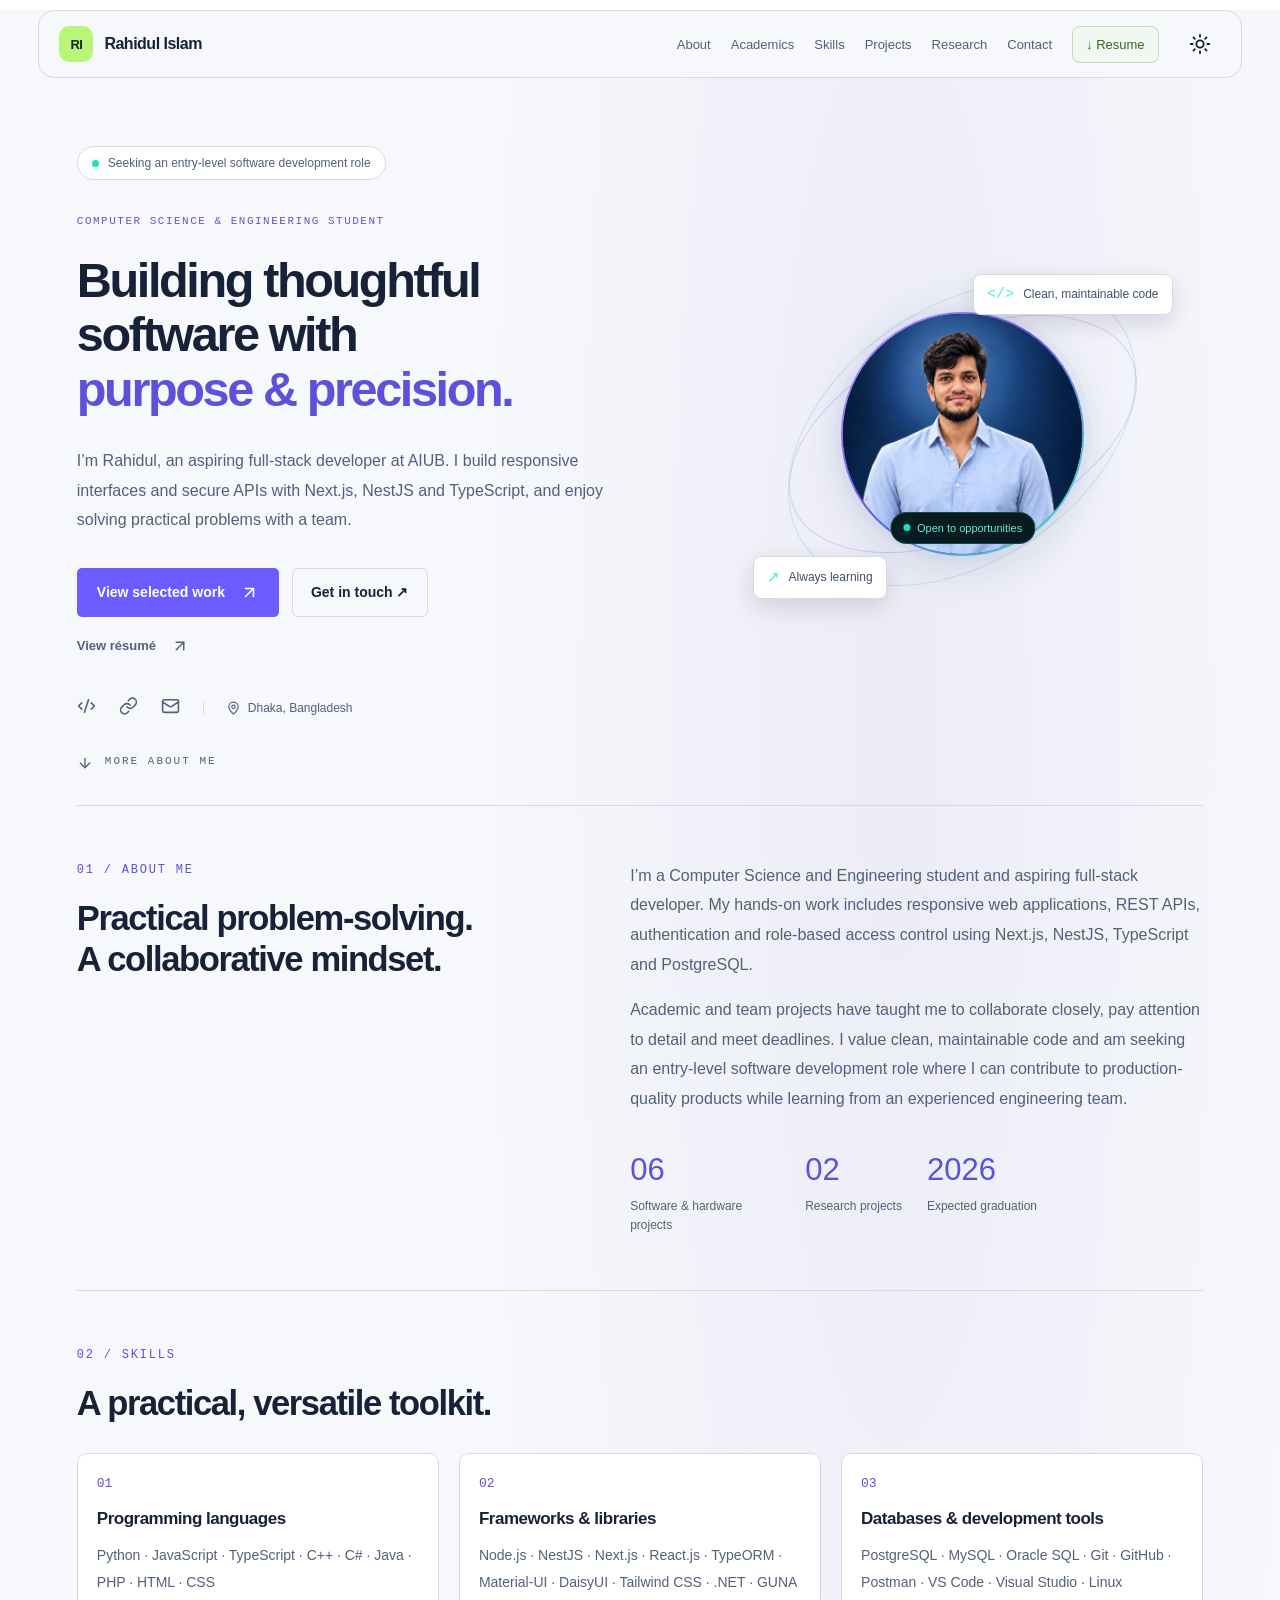
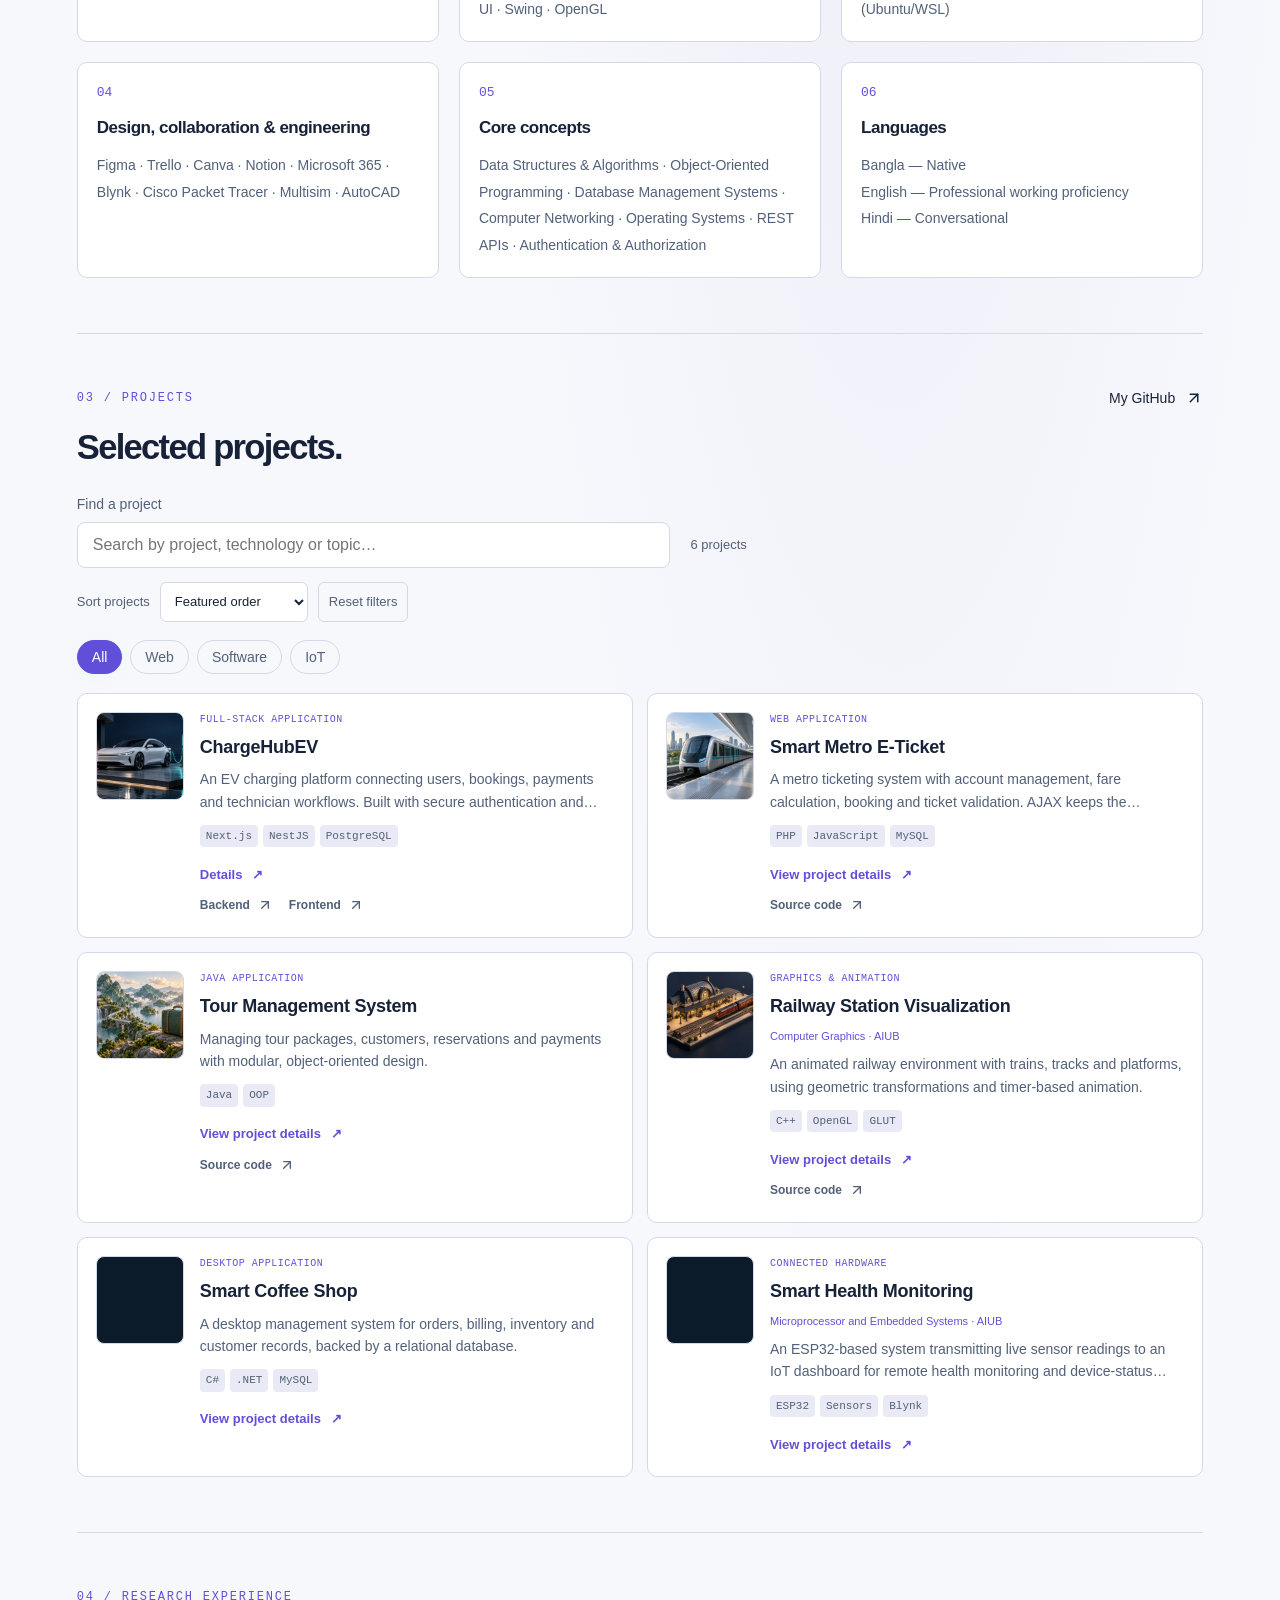
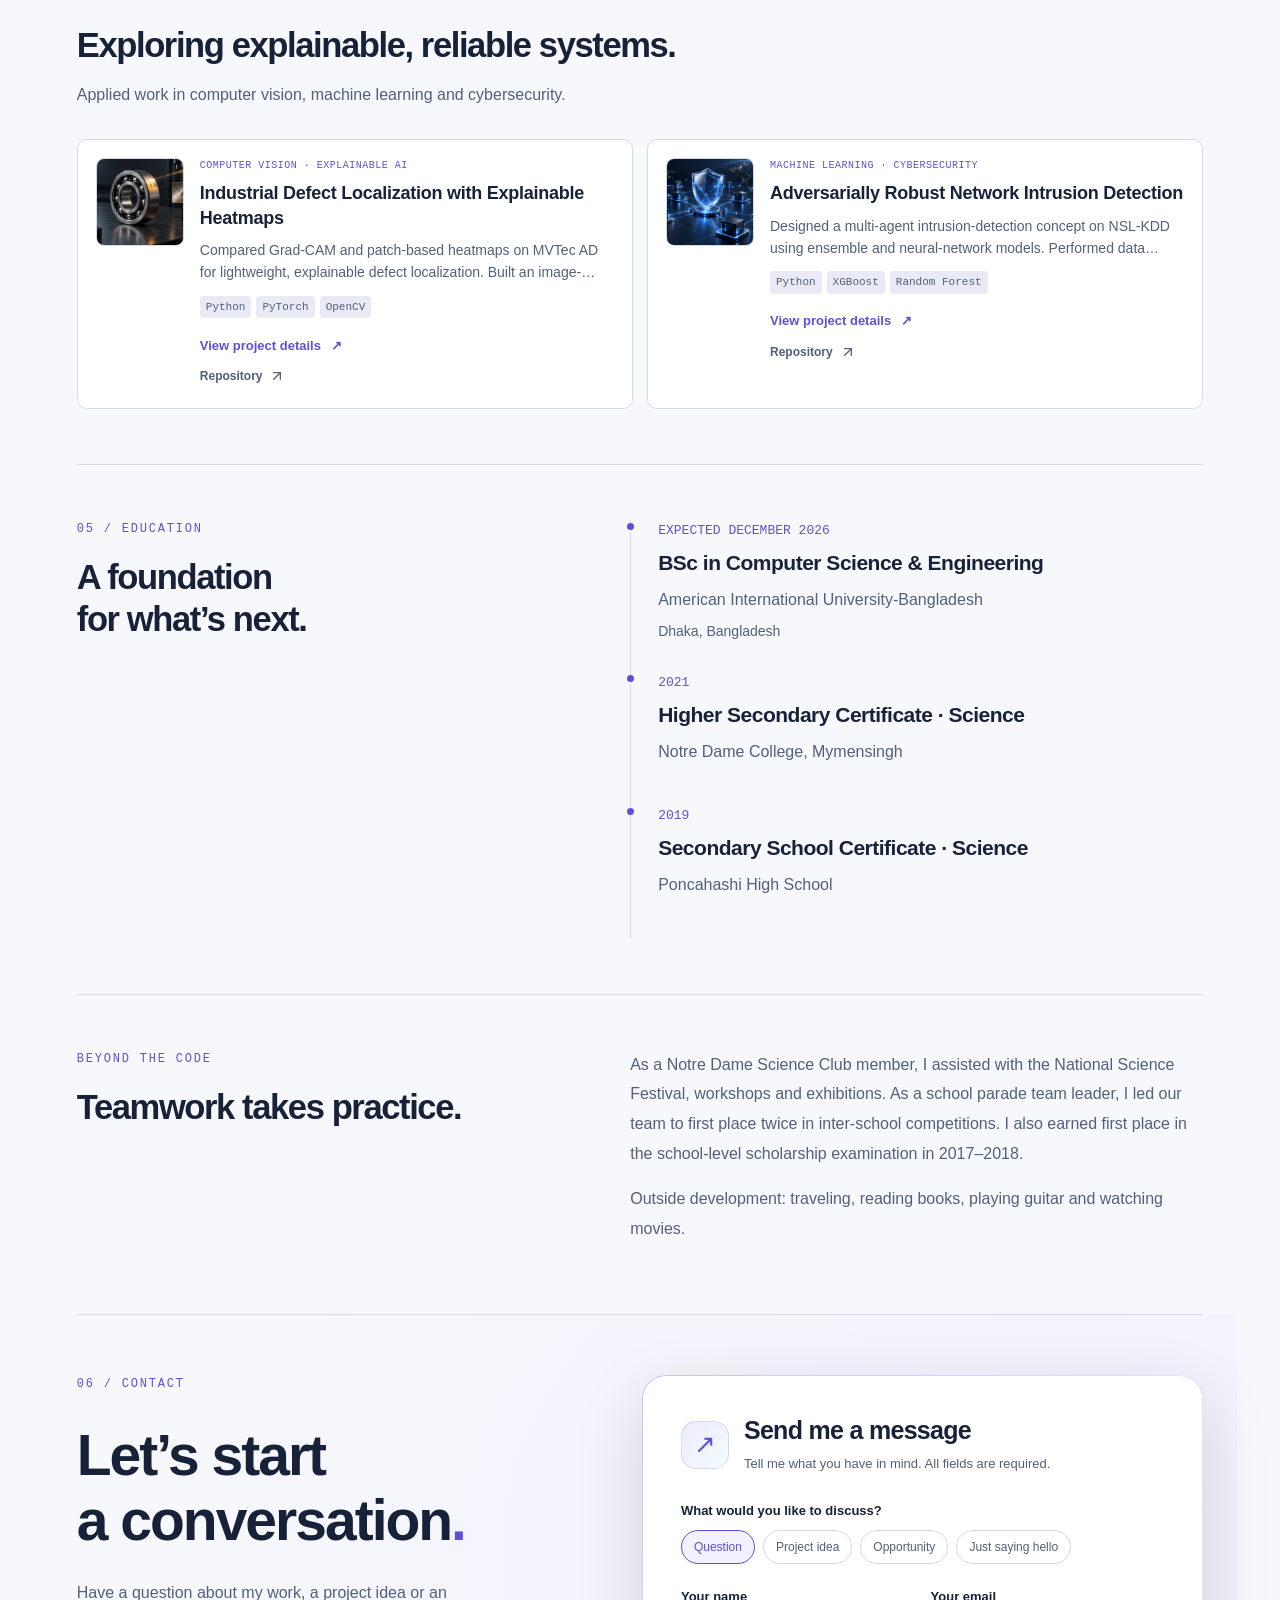
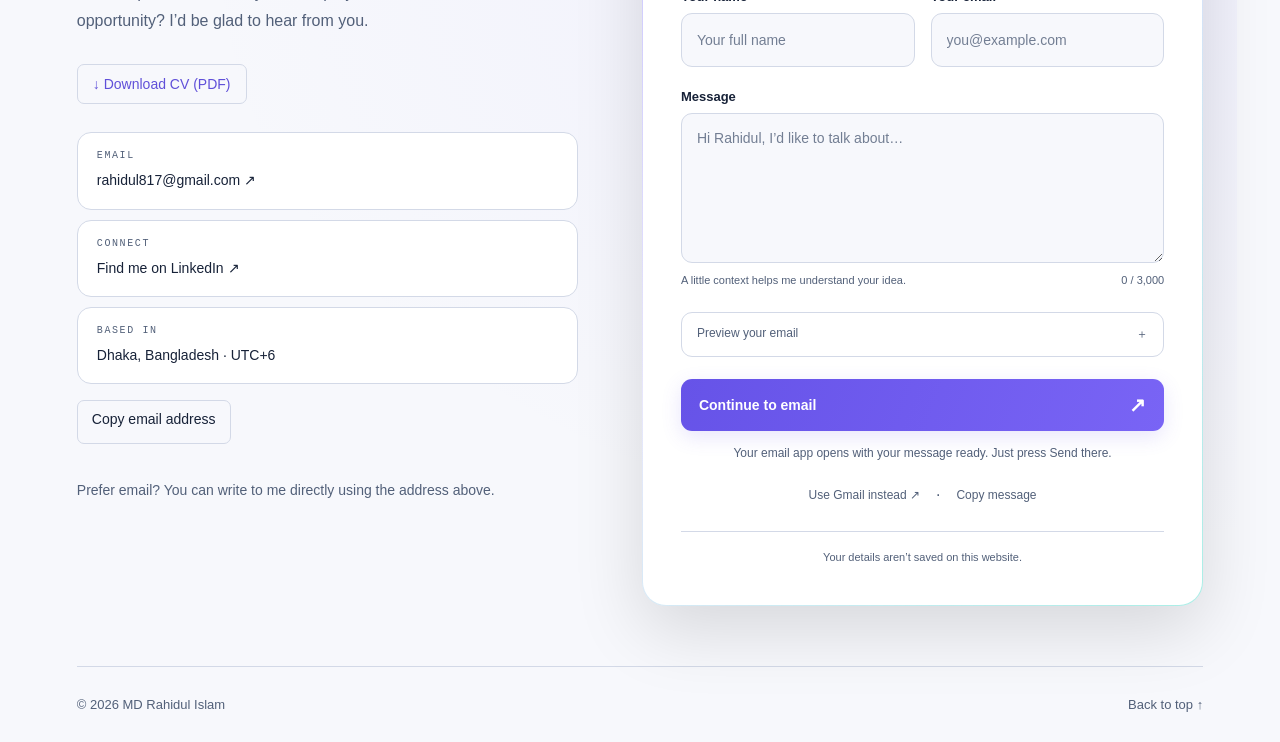
<file: index.html>
<!doctype html>
<html lang="en"><head><meta charset="UTF-8"><meta name="viewport" content="width=device-width, initial-scale=1"><meta name="description" content="MD Rahidul Islam, CSE student at AIUB. Full-stack development, secure APIs and machine-learning projects."><link rel="canonical" href="https://rahidul817.github.io/Portfolio/"><meta property="og:title" content="MD Rahidul Islam | Full-stack Developer"><meta property="og:description" content="Explore web development, software and machine-learning projects. Get in touch for questions and collaborations."><meta property="og:type" content="website"><meta name="theme-color" content="#0a1220"><title>MD Rahidul Islam | Software Developer</title><link rel="icon" href="./favicon.svg" type="image/svg+xml"><link rel="stylesheet" href="./style.css?v=cv20260921"><script src="./script.js?v=cv20260921" defer></script><link rel="stylesheet" href="./refinements.css?v=compact1"><link rel="stylesheet" href="./features.css?v=1"><script src="./features.js?v=1" defer></script><link rel="stylesheet" href="./compact-v2.css?v=2"><script src="./compact-v2.js?v=2" defer></script><link rel="stylesheet" href="./contact-simple.css?v=1"><link rel="stylesheet" href="./hover-effects.css?v=1"><script src="./hover-effects.js?v=1" defer></script></head><body><div class="portfolio"><a class="skip" href="#main">Skip to content</a><header><a class="brand" href="#home"><span class="brand-mark">RI</span><span class="brand-name">Rahidul Islam</span></a><button class="menu-toggle" type="button" aria-controls="main-navigation" aria-expanded="false">Menu <span aria-hidden="true">☰</span></button><nav id="main-navigation" aria-label="Main navigation"><a href="#about">About</a><a href="#education">Academics</a><a href="#skills">Skills</a><a href="#projects">Projects</a><a href="#research">Research</a><a href="#contact">Contact</a><a class="nav-resume" href="./CV_MD_RAHIDUL_ISLAM.pdf?v=20260926" target="_blank" rel="noreferrer">↓ Resume</a></nav><button type="button" class="theme" aria-label="Use light theme"><svg xmlns="http://www.w3.org/2000/svg" width="24" height="24" viewBox="0 0 24 24" fill="none" stroke="currentColor" stroke-width="2" stroke-linecap="round" stroke-linejoin="round" class="lucide lucide-sun" aria-hidden="true"><circle cx="12" cy="12" r="4"></circle><path d="M12 2v2"></path><path d="M12 20v2"></path><path d="m4.93 4.93 1.41 1.41"></path><path d="m17.66 17.66 1.41 1.41"></path><path d="M2 12h2"></path><path d="M20 12h2"></path><path d="m6.34 17.66-1.41 1.41"></path><path d="m19.07 4.93-1.41 1.41"></path></svg></button></header><main id="main"><section class="hero wrap" id="home"><div class="intro"><p class="availability"><span class="dot"></span> Seeking an entry-level software development role</p><p class="eyebrow">COMPUTER SCIENCE &amp; ENGINEERING STUDENT</p><p class="hello">MD RAHIDUL ISLAM</p><h1>Building thoughtful<br/>software with<br/><span>purpose &amp; precision.</span></h1><p class="lead">I’m Rahidul, an aspiring full-stack developer at AIUB. I build responsive interfaces and secure APIs with Next.js, NestJS and TypeScript, and enjoy solving practical problems with a team.</p><div class="actions"><a class="primary" href="#projects">View selected work <svg xmlns="http://www.w3.org/2000/svg" width="19" height="19" viewBox="0 0 24 24" fill="none" stroke="currentColor" stroke-width="2" stroke-linecap="round" stroke-linejoin="round" class="lucide lucide-arrow-up-right" aria-hidden="true"><path d="M7 7h10v10"></path><path d="M7 17 17 7"></path></svg></a><a class="hero-contact" href="#contact">Get in touch ↗</a><a class="secondary" href="./CV_MD_RAHIDUL_ISLAM.pdf?v=20260926" target="_blank" rel="noreferrer">View résumé <svg xmlns="http://www.w3.org/2000/svg" width="18" height="18" viewBox="0 0 24 24" fill="none" stroke="currentColor" stroke-width="2" stroke-linecap="round" stroke-linejoin="round" class="lucide lucide-arrow-up-right" aria-hidden="true"><path d="M7 7h10v10"></path><path d="M7 17 17 7"></path></svg></a></div><div class="social"><a href="https://github.com/rahidul817" aria-label="GitHub"><svg xmlns="http://www.w3.org/2000/svg" width="24" height="24" viewBox="0 0 24 24" fill="none" stroke="currentColor" stroke-width="2" stroke-linecap="round" stroke-linejoin="round" class="lucide lucide-code-xml" aria-hidden="true"><path d="m18 16 4-4-4-4"></path><path d="m6 8-4 4 4 4"></path><path d="m14.5 4-5 16"></path></svg></a><a href="https://www.linkedin.com/in/md-rahidul-islam-91201926b/" aria-label="LinkedIn"><svg xmlns="http://www.w3.org/2000/svg" width="24" height="24" viewBox="0 0 24 24" fill="none" stroke="currentColor" stroke-width="2" stroke-linecap="round" stroke-linejoin="round" class="lucide lucide-link" aria-hidden="true"><path d="M10 13a5 5 0 0 0 7.54.54l3-3a5 5 0 0 0-7.07-7.07l-1.72 1.71"></path><path d="M14 11a5 5 0 0 0-7.54-.54l-3 3a5 5 0 0 0 7.07 7.07l1.71-1.71"></path></svg></a><a href="mailto:rahidul817@gmail.com" aria-label="Email"><svg xmlns="http://www.w3.org/2000/svg" width="24" height="24" viewBox="0 0 24 24" fill="none" stroke="currentColor" stroke-width="2" stroke-linecap="round" stroke-linejoin="round" class="lucide lucide-mail" aria-hidden="true"><path d="m22 7-8.991 5.727a2 2 0 0 1-2.009 0L2 7"></path><rect x="2" y="4" width="20" height="16" rx="2"></rect></svg></a><span><svg xmlns="http://www.w3.org/2000/svg" width="14" height="14" viewBox="0 0 24 24" fill="none" stroke="currentColor" stroke-width="2" stroke-linecap="round" stroke-linejoin="round" class="lucide lucide-map-pin" aria-hidden="true"><path d="M20 10c0 4.993-5.539 10.193-7.399 11.799a1 1 0 0 1-1.202 0C9.539 20.193 4 14.993 4 10a8 8 0 0 1 16 0"></path><circle cx="12" cy="10" r="3"></circle></svg> Dhaka, Bangladesh</span></div></div><aside class="orbit-profile" aria-label="MD Rahidul Islam"><div class="orbit-ring orbit-one" aria-hidden="true"></div><div class="orbit-ring orbit-two" aria-hidden="true"></div><div class="orbit-glow" aria-hidden="true"></div><div class="circle-portrait"><img src="./rahidul-portrait-polished.png" alt="MD Rahidul Islam smiling in a semi-formal blue shirt" width="1122" height="1402" fetchpriority="high"/></div><span class="orbit-label label-code">&lt;/&gt; <span>Clean, maintainable code</span></span><span class="orbit-label label-learn">↗ <span>Always learning</span></span><a class="orbit-availability" href="#contact"><span class="dot"></span>Open to opportunities</a></aside><a class="scroll" href="#about"><svg xmlns="http://www.w3.org/2000/svg" width="16" height="16" viewBox="0 0 24 24" fill="none" stroke="currentColor" stroke-width="2" stroke-linecap="round" stroke-linejoin="round" class="lucide lucide-arrow-down" aria-hidden="true"><path d="M12 5v14"></path><path d="m19 12-7 7-7-7"></path></svg> MORE ABOUT ME</a></section><section id="about" class="wrap section about"><div><p class="eyebrow">01 / ABOUT ME</p><h2>Practical problem-solving.<br/>A collaborative mindset.</h2></div><div><p>I’m a Computer Science and Engineering student and aspiring full-stack developer. My hands-on work includes responsive web applications, REST APIs, authentication and role-based access control using Next.js, NestJS, TypeScript and PostgreSQL.</p><p>Academic and team projects have taught me to collaborate closely, pay attention to detail and meet deadlines. I value clean, maintainable code and am seeking an entry-level software development role where I can contribute to production-quality products while learning from an experienced engineering team.</p><div class="facts"><div><strong>06</strong><span>Software &amp; hardware projects</span></div><div><strong>02</strong><span>Research projects</span></div><div><strong>2026</strong><span>Expected graduation</span></div></div></div></section><section class="wrap section" id="skills"><p class="eyebrow">02 / SKILLS</p><h2>A practical, versatile toolkit.</h2><div class="skills"><article><span class="skill-index">01</span><h3>Programming languages</h3><p>Python · JavaScript · TypeScript · C++ · C# · Java · PHP · HTML · CSS</p></article><article><span class="skill-index">02</span><h3>Frameworks &amp; libraries</h3><p>Node.js · NestJS · Next.js · React.js · TypeORM · Material-UI · DaisyUI · Tailwind CSS · .NET · GUNA UI · Swing · OpenGL</p></article><article><span class="skill-index">03</span><h3>Databases &amp; development tools</h3><p>PostgreSQL · MySQL · Oracle SQL · Git · GitHub · Postman · VS Code · Visual Studio · Linux (Ubuntu/WSL)</p></article><article><span class="skill-index">04</span><h3>Design, collaboration &amp; engineering</h3><p>Figma · Trello · Canva · Notion · Microsoft 365 · Blynk · Cisco Packet Tracer · Multisim · AutoCAD</p></article><article><span class="skill-index">05</span><h3>Core concepts</h3><p>Data Structures & Algorithms · Object-Oriented Programming · Database Management Systems · Computer Networking · Operating Systems · REST APIs · Authentication & Authorization</p></article><article><span class="skill-index">06</span><h3>Languages</h3><p>Bangla — Native<br/>English — Professional working proficiency<br/>Hindi — Conversational</p></article></div></section><section class="wrap section" id="projects"><div class="section-heading"><div><p class="eyebrow">03 / PROJECTS</p><h2>Selected projects.</h2></div><a class="text-link" href="https://github.com/rahidul817">My GitHub <svg xmlns="http://www.w3.org/2000/svg" width="18" height="18" viewBox="0 0 24 24" fill="none" stroke="currentColor" stroke-width="2" stroke-linecap="round" stroke-linejoin="round" class="lucide lucide-arrow-up-right" aria-hidden="true"><path d="M7 7h10v10"></path><path d="M7 17 17 7"></path></svg></a></div><div class="project-search"><label for="project-search">Find a project</label><input id="project-search" type="search" placeholder="Search by project, technology or topic…" autocomplete="off"/><p id="project-count" role="status" aria-live="polite">6 projects</p></div><div class="project-toolbar"><label for="project-sort">Sort projects</label><select id="project-sort"><option value="featured">Featured order</option><option value="az">Name: A–Z</option><option value="category">Category</option></select><button type="button" id="reset-projects">Reset filters</button></div><div class="filters" aria-label="Filter projects"><button type="button" aria-pressed="true" class="selected">All</button><button type="button" aria-pressed="false" class="">Web</button><button type="button" aria-pressed="false" class="">Software</button><button type="button" aria-pressed="false" class="">IoT</button></div><div class="projects" aria-live="polite"><article data-category="Web" class="project"><figure class="project-cover"><img src="./project-ev.png" alt="Electric car beside an illuminated charging station" width="1536" height="1024" loading="lazy" decoding="async"/><figcaption>Project concept</figcaption></figure><div class="project-body"><div class="project-top"><span>FULL-STACK APPLICATION</span><span class="project-number">01</span></div><h3>ChargeHubEV</h3><p>An EV charging platform connecting users, bookings, payments and technician workflows. Built with secure authentication and role-based access.</p><div class="tags"><span>Next.js</span><span>NestJS</span><span>PostgreSQL</span></div><button type="button" class="detail-button" data-detail="project-detail-0">Details <span aria-hidden="true">↗</span></button><template id="project-detail-0"><p class="detail-category">Full-stack EV charging platform</p><h2>ChargeHubEV</h2><h3>Work &amp; contribution</h3><ul><li>Built responsive Next.js interfaces and a modular NestJS backend.</li><li>Developed REST APIs for users, bookings, payments, authentication and technician workflows.</li><li>Implemented JWT, bcrypt, role-based access control, validation and reusable forms.</li></ul></template><div class="project-links"><a href="https://github.com/ar-sohan/ChargeHub---EV-Charging-Network" target="_blank" rel="noreferrer">Backend<svg xmlns="http://www.w3.org/2000/svg" width="16" height="16" viewBox="0 0 24 24" fill="none" stroke="currentColor" stroke-width="2" stroke-linecap="round" stroke-linejoin="round" class="lucide lucide-arrow-up-right" aria-hidden="true"><path d="M7 7h10v10"></path><path d="M7 17 17 7"></path></svg></a><a href="https://github.com/ar-sohan/Chraging_Hub_Frontend" target="_blank" rel="noreferrer">Frontend<svg xmlns="http://www.w3.org/2000/svg" width="16" height="16" viewBox="0 0 24 24" fill="none" stroke="currentColor" stroke-width="2" stroke-linecap="round" stroke-linejoin="round" class="lucide lucide-arrow-up-right" aria-hidden="true"><path d="M7 7h10v10"></path><path d="M7 17 17 7"></path></svg></a></div></div></article><article data-category="Web" class="project"><figure class="project-cover"><img src="./project-metro.png" alt="Modern silver metro train at a contemporary station" width="1536" height="1024" loading="lazy" decoding="async"/><figcaption>Project concept</figcaption></figure><div class="project-body"><div class="project-top"><span>WEB APPLICATION</span><span class="project-number">02</span></div><h3>Smart Metro E-Ticket</h3><p>A metro ticketing system with account management, fare calculation, booking and ticket validation. AJAX keeps the experience responsive.</p><div class="tags"><span>PHP</span><span>JavaScript</span><span>MySQL</span></div><button type="button" class="detail-button" data-detail="project-detail-1">View project details <span aria-hidden="true">↗</span></button><template id="project-detail-1"><p class="detail-category">Web-based metro ticketing</p><h2>Smart Metro E-Ticket</h2><h3>Work &amp; contribution</h3><ul><li>Implemented account management, fare calculation, booking and ticket validation.</li><li>Used AJAX to update data without unnecessary full-page reloads.</li><li>Connected the application to MySQL for persistent ticketing operations.</li></ul></template><div class="project-links"><a href="https://github.com/SadiaTabas/Dhaka-Metro-Rail" target="_blank" rel="noreferrer">Source code<svg xmlns="http://www.w3.org/2000/svg" width="16" height="16" viewBox="0 0 24 24" fill="none" stroke="currentColor" stroke-width="2" stroke-linecap="round" stroke-linejoin="round" class="lucide lucide-arrow-up-right" aria-hidden="true"><path d="M7 7h10v10"></path><path d="M7 17 17 7"></path></svg></a></div></div></article><article data-category="Software" class="project"><figure class="project-cover"><img src="./project-travel.png" alt="Mountain landscape and suitcase representing tour planning" width="1536" height="1024" loading="lazy" decoding="async"/><figcaption>Project concept</figcaption></figure><div class="project-body"><div class="project-top"><span>JAVA APPLICATION</span><span class="project-number">05</span></div><h3>Tour Management System</h3><p>Managing tour packages, customers, reservations and payments with modular, object-oriented design.</p><div class="tags"><span>Java</span><span>OOP</span></div><button type="button" class="detail-button" data-detail="project-detail-2">View project details <span aria-hidden="true">↗</span></button><template id="project-detail-2"><p class="detail-category">Object-oriented Java application</p><h2>Tour Management System</h2><h3>Work &amp; contribution</h3><ul><li>Created workflows for tour packages, customers, reservations and payments.</li><li>Applied encapsulation, inheritance and abstraction.</li><li>Organized functionality into modular classes for maintainability.</li></ul></template><div class="project-links"><a href="https://github.com/rahidul817/Tour_Management-_System" target="_blank" rel="noreferrer">Source code<svg xmlns="http://www.w3.org/2000/svg" width="16" height="16" viewBox="0 0 24 24" fill="none" stroke="currentColor" stroke-width="2" stroke-linecap="round" stroke-linejoin="round" class="lucide lucide-arrow-up-right" aria-hidden="true"><path d="M7 7h10v10"></path><path d="M7 17 17 7"></path></svg></a></div></div></article><article data-category="Software" class="project"><figure class="project-cover"><img src="./project-railway.png" alt="Miniature railway station with a locomotive" width="1536" height="1024" loading="lazy" decoding="async"/><figcaption>Project concept</figcaption></figure><div class="project-body"><div class="project-top"><span>GRAPHICS &amp; ANIMATION</span><span class="project-number">06</span></div><h3>Railway Station Visualization</h3><p class="course-label">Computer Graphics · AIUB</p><p>An animated railway environment with trains, tracks and platforms, using geometric transformations and timer-based animation.</p><div class="tags"><span>C++</span><span>OpenGL</span><span>GLUT</span></div><button type="button" class="detail-button" data-detail="project-detail-3">View project details <span aria-hidden="true">↗</span></button><template id="project-detail-3"><p class="detail-category">Computer Graphics coursework · AIUB</p><h2>Railway Station Visualization</h2><h3>Work &amp; contribution</h3><ul><li>Created an animated station with trains, tracks, platforms and surrounding scenery.</li><li>Applied geometric transformations and rendering with OpenGL and GLUT.</li><li>Used event handling and timers to control animation.</li></ul></template><div class="project-links"><a href="https://github.com/rahidul817/Railway_Station-OpenGL-Project" target="_blank" rel="noreferrer">Source code<svg xmlns="http://www.w3.org/2000/svg" width="16" height="16" viewBox="0 0 24 24" fill="none" stroke="currentColor" stroke-width="2" stroke-linecap="round" stroke-linejoin="round" class="lucide lucide-arrow-up-right" aria-hidden="true"><path d="M7 7h10v10"></path><path d="M7 17 17 7"></path></svg></a></div></div></article><article data-category="Software" class="project"><figure class="project-cover"><img src="./project-coffee.png" alt="Espresso and a point-of-sale terminal" width="1536" height="1024" loading="lazy" decoding="async"/><figcaption>Project concept</figcaption></figure><div class="project-body"><div class="project-top"><span>DESKTOP APPLICATION</span><span class="project-number">07</span></div><h3>Smart Coffee Shop</h3><p>A desktop management system for orders, billing, inventory and customer records, backed by a relational database.</p><div class="tags"><span>C#</span><span>.NET</span><span>MySQL</span></div><button type="button" class="detail-button" data-detail="project-detail-4">View project details <span aria-hidden="true">↗</span></button><template id="project-detail-4"><p class="detail-category">Desktop management application</p><h2>Smart Coffee Shop</h2><h3>Work &amp; contribution</h3><ul><li>Built order processing, billing, inventory and customer-record workflows.</li><li>Designed a relational MySQL database.</li><li>Connected the database to a modular C# interface for data operations.</li></ul></template><div class="project-links"></div></div></article><article data-category="IoT" class="project"><figure class="project-cover"><img src="./project-health.png" alt="Sensor circuit board beside a pulse waveform" width="1536" height="1024" loading="lazy" decoding="async"/><figcaption>Project concept</figcaption></figure><div class="project-body"><div class="project-top"><span>CONNECTED HARDWARE</span><span class="project-number">08</span></div><h3>Smart Health Monitoring</h3><p class="course-label">Microprocessor and Embedded Systems · AIUB</p><p>An ESP32-based system transmitting live sensor readings to an IoT dashboard for remote health monitoring and device-status updates.</p><div class="tags"><span>ESP32</span><span>Sensors</span><span>Blynk</span></div><button type="button" class="detail-button" data-detail="project-detail-5">View project details <span aria-hidden="true">↗</span></button><template id="project-detail-5"><p class="detail-category">Embedded Systems coursework · AIUB</p><h2>Smart Health Monitoring</h2><h3>Work &amp; contribution</h3><ul><li>Collected sensor readings with an ESP32-based system.</li><li>Transmitted live health readings wirelessly.</li><li>Integrated Blynk for remote monitoring and device status.</li></ul></template><div class="project-links"></div></div></article></div></section><p class="search-empty" id="search-empty" hidden>No matching projects. Try another keyword or select All.</p><section id="research" class="wrap section"><p class="eyebrow">04 / RESEARCH EXPERIENCE</p><h2>Exploring explainable, reliable systems.</h2><p class="research-intro">Applied work in computer vision, machine learning and cybersecurity.</p><div class="projects research-grid"><article data-research="true" class="project research-card"><figure class="project-cover"><img src="./project-vision.png" alt="Optical inspection of a defect in a metal bearing" width="1536" height="1024" loading="lazy" decoding="async"/><figcaption>Project concept</figcaption></figure><div class="project-body"><div class="project-top"><span>COMPUTER VISION · EXPLAINABLE AI</span><span class="project-number">03</span></div><h3>Industrial Defect Localization with Explainable Heatmaps</h3><p>Compared Grad-CAM and patch-based heatmaps on MVTec AD for lightweight, explainable defect localization. Built an image-preprocessing and CNN evaluation pipeline to highlight defective regions.</p><div class="tags"><span>Python</span><span>PyTorch</span><span>OpenCV</span></div><button type="button" class="detail-button" data-detail="project-detail-6">View project details <span aria-hidden="true">↗</span></button><template id="project-detail-6"><p class="detail-category">Computer vision & explainable AI</p><h2>Industrial Defect Localization with Explainable Heatmaps</h2><h3>Work &amp; contribution</h3><ul><li>Compared Grad-CAM and patch-based heatmaps on MVTec AD.</li><li>Built an image-preprocessing and CNN evaluation pipeline.</li><li>Applied explainability methods to highlight defective image regions.</li></ul></template><div class="project-links"><a href="https://github.com/rahidul817/CVPR" target="_blank" rel="noreferrer">Repository<svg xmlns="http://www.w3.org/2000/svg" width="16" height="16" viewBox="0 0 24 24" fill="none" stroke="currentColor" stroke-width="2" stroke-linecap="round" stroke-linejoin="round" class="lucide lucide-arrow-up-right" aria-hidden="true"><path d="M7 7h10v10"></path><path d="M7 17 17 7"></path></svg></a></div></div></article><article data-research="true" class="project research-card"><figure class="project-cover"><img src="./project-security.png" alt="Glass shield and connected servers representing network security" width="1536" height="1024" loading="lazy" decoding="async"/><figcaption>Project concept</figcaption></figure><div class="project-body"><div class="project-top"><span>MACHINE LEARNING · CYBERSECURITY</span><span class="project-number">04</span></div><h3>Adversarially Robust Network Intrusion Detection</h3><p>Designed a multi-agent intrusion-detection concept on NSL-KDD using ensemble and neural-network models. Performed data preprocessing, threshold tuning and model evaluation for a robust detection pipeline.</p><div class="tags"><span>Python</span><span>XGBoost</span><span>Random Forest</span></div><button type="button" class="detail-button" data-detail="project-detail-7">View project details <span aria-hidden="true">↗</span></button><template id="project-detail-7"><p class="detail-category">Machine learning & cybersecurity</p><h2>Adversarially Robust Network Intrusion Detection</h2><h3>Work &amp; contribution</h3><ul><li>Designed a multi-agent detection concept using NSL-KDD.</li><li>Explored ensemble and neural-network models.</li><li>Performed preprocessing, threshold tuning and model evaluation.</li></ul></template><div class="project-links"><a href="https://github.com/rahidul817/ML" target="_blank" rel="noreferrer">Repository<svg xmlns="http://www.w3.org/2000/svg" width="16" height="16" viewBox="0 0 24 24" fill="none" stroke="currentColor" stroke-width="2" stroke-linecap="round" stroke-linejoin="round" class="lucide lucide-arrow-up-right" aria-hidden="true"><path d="M7 7h10v10"></path><path d="M7 17 17 7"></path></svg></a></div></div></article></div></section><section class="wrap section education" id="education"><div><p class="eyebrow">05 / EDUCATION</p><h2>A foundation<br/>for what’s next.</h2></div><div class="timeline"><article><span>EXPECTED DECEMBER 2026</span><h3>BSc in Computer Science &amp; Engineering</h3><p>American International University-Bangladesh</p><small>Dhaka, Bangladesh</small></article><article><span>2021</span><h3>Higher Secondary Certificate · Science</h3><p>Notre Dame College, Mymensingh</p></article><article><span>2019</span><h3>Secondary School Certificate · Science</h3><p>Poncahashi High School</p></article></div></section><section class="wrap section beyond"><div><p class="eyebrow">BEYOND THE CODE</p><h2>Teamwork takes practice.</h2></div><div><p>As a Notre Dame Science Club member, I assisted with the National Science Festival, workshops and exhibitions. As a school parade team leader, I led our team to first place twice in inter-school competitions. I also earned first place in the school-level scholarship examination in 2017–2018.</p><p class="muted">Outside development: traveling, reading books, playing guitar and watching movies.</p></div></section><section id="contact" class="wrap contact contact-section" aria-labelledby="contact-heading">
<div class="contact-intro"><p class="eyebrow">06 / CONTACT</p><h2 id="contact-heading">Let’s start<br/>a conversation<span>.</span></h2><p>Have a question about my work, a project idea or an opportunity? I’d be glad to hear from you.</p>
<a class="resume-download" href="./CV_MD_RAHIDUL_ISLAM.pdf?v=20260926" download>↓ Download CV (PDF)</a><div class="contact-details"><a href="mailto:rahidul817@gmail.com"><span>EMAIL</span><strong>rahidul817@gmail.com ↗</strong></a><a href="https://www.linkedin.com/in/md-rahidul-islam-91201926b/" target="_blank" rel="noreferrer"><span>CONNECT</span><strong>Find me on LinkedIn ↗</strong></a><div><span>BASED IN</span><strong>Dhaka, Bangladesh · UTC+6</strong></div></div>
<button type="button" id="copy-email" class="copy-email">Copy email address</button><span id="copy-email-status" role="status" aria-live="polite"></span><p class="contact-note">Prefer email? You can write to me directly using the address above.</p></div>
<form id="contact-form" class="contact-form simple-contact" aria-describedby="form-help">
<div class="form-heading"><span class="message-icon" aria-hidden="true">↗</span><div><h3>Send me a message</h3><p id="form-help">Tell me what you have in mind. All fields are required.</p></div></div>
<fieldset class="contact-topics"><legend>What would you like to discuss?</legend><div class="topic-options"><label><input type="radio" name="topic" value="Question" checked/><span>Question</span></label><label><input type="radio" name="topic" value="Project idea" /><span>Project idea</span></label><label><input type="radio" name="topic" value="Opportunity" /><span>Opportunity</span></label><label><input type="radio" name="topic" value="Just saying hello" /><span>Just saying hello</span></label></div></fieldset><div class="form-row"><div class="form-field"><label for="contact-name">Your name</label><input id="contact-name" name="name" autocomplete="name" placeholder="Your full name" required maxlength="100"/></div><div class="form-field"><label for="contact-email">Your email</label><input id="contact-email" name="email" type="email" autocomplete="email" placeholder="you@example.com" required maxlength="254"/></div></div>
<div class="form-field message-field"><label for="contact-message">Message</label><textarea id="contact-message" name="message" aria-describedby="message-hint message-count" rows="5" placeholder="Hi Rahidul, I’d like to talk about…" required minlength="5" maxlength="3000"></textarea><div class="message-meta"><span id="message-hint">A little context helps me understand your idea.</span><span id="message-count">0 / 3,000</span></div></div><details class="draft-preview"><summary>Preview your email <span aria-hidden="true">＋</span></summary><p class="preview-recipient">To: rahidul817@gmail.com</p><strong id="preview-subject"></strong><pre id="preview-body"></pre></details>
<button class="primary compose-button" type="submit">Continue to email <span aria-hidden="true">↗</span></button>
<p class="send-explanation">Your email app opens with your message ready. Just press Send there.</p>
<div class="alternate-actions"><button type="button" id="gmail-message">Use Gmail instead ↗</button><span aria-hidden="true">·</span><button type="button" id="copy-message">Copy message</button></div>
<p class="form-status" id="form-status" role="status" aria-live="polite"></p>
<p class="privacy-note">Your details aren’t saved on this website.</p>
<noscript><p>Please email <a href="mailto:rahidul817@gmail.com">rahidul817@gmail.com</a> directly.</p></noscript></form></section></main><footer class="wrap"><span>© 2026 MD Rahidul Islam</span><a href="#home">Back to top ↑</a></footer><button class="back-top" type="button" aria-label="Back to top" hidden>↑</button><dialog id="project-dialog" aria-labelledby="dialog-title"><button class="dialog-close" type="button" aria-label="Close project details">×</button><div id="dialog-content"></div></dialog></div></body></html>
</file>
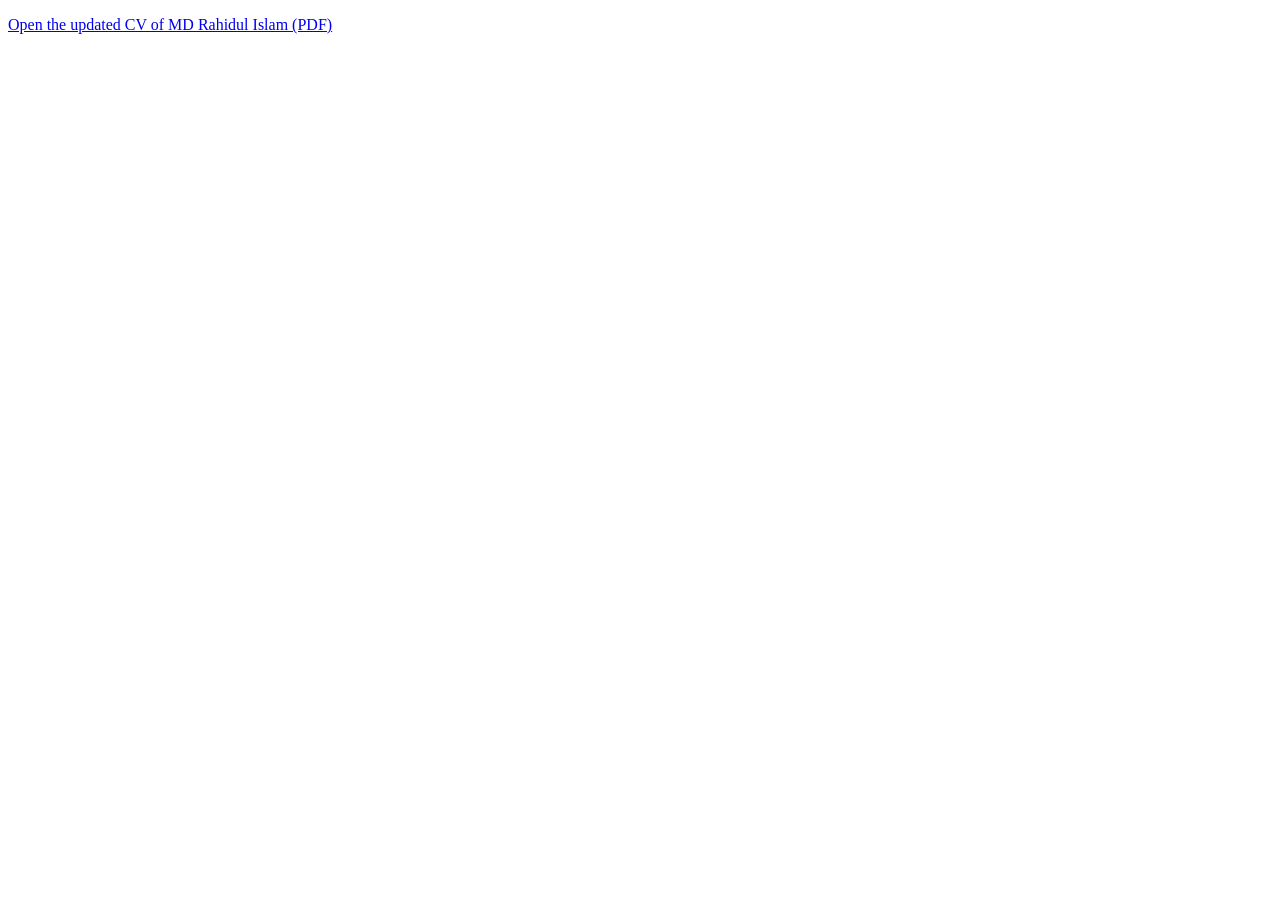
<file: resume.html>
<!doctype html><html lang="en"><meta charset="utf-8"><meta name="viewport" content="width=device-width,initial-scale=1"><title>MD Rahidul Islam — Updated CV</title><meta http-equiv="refresh" content="0;url=./CV_MD_RAHIDUL_ISLAM.pdf?v=20260926"><body><p><a href="./CV_MD_RAHIDUL_ISLAM.pdf?v=20260926">Open the updated CV of MD Rahidul Islam (PDF)</a></p></body></html>
</file>
<file: style.css>
:root{--background:#0a1220;--foreground:#edf3fa;--primary:#4ed9ed;--primary-foreground:#08212a;--muted:#172638;--border:#253246;--radius:.5rem}
*{box-sizing:border-box}html{scroll-behavior:smooth;scroll-padding-top:100px}body{margin:0;font-family:Arial,Helvetica,sans-serif}a{color:inherit;text-decoration:none}button,a{-webkit-tap-highlight-color:transparent}a:focus-visible,button:focus-visible{outline:2px solid var(--primary);outline-offset:5px}.portfolio{background:var(--background);color:var(--foreground);--sub:#a8b7ca;--panel:#101d2e;--line:#253246;min-height:100vh}.light{--background:#f4f8fc;--foreground:#14263b;--primary:#067487;--primary-foreground:white;--sub:#50657b;--panel:white;--line:#d6e0eb;--muted:#e6eef6;--border:#d6e0eb}header{height:88px;padding:0 max(6%,calc((100vw - 1180px)/2));display:flex;align-items:center;gap:34px;border-bottom:1px solid var(--line);background:var(--background);position:sticky;top:0;z-index:5}.brand{font-size:29px;letter-spacing:-1.5px;font-weight:800}.brand span,h1 span,.contact h2 span{color:var(--primary)}nav{display:flex;gap:28px;margin-left:auto}nav a{font-size:14px;color:var(--sub)}nav a:hover,.text-link:hover{color:var(--primary)}.theme{color:var(--foreground);padding:10px!important;width:42px;height:42px!important}.wrap{width:88%;max-width:1180px;margin:auto}.hero{min-height:740px;position:relative;display:grid;grid-template-columns:1.35fr 1fr;align-items:center;gap:9%;padding:85px 0 115px}.eyebrow{font:12px/1.6 ui-monospace,Consolas,monospace;letter-spacing:2px;color:var(--primary);margin:0 0 28px;display:flex;align-items:center;gap:10px}.dot{display:inline-block;background:var(--primary);width:7px;height:7px;border-radius:50%}.hello{font-size:21px;margin:0 0 18px;color:var(--sub)}h1{font-size:clamp(42px,4.4vw,65px);line-height:1.09;letter-spacing:-3px;font-weight:750;margin:0 0 28px}.lead{font-size:17px;line-height:1.85;max-width:580px;color:var(--sub)}.actions{display:flex;gap:14px;margin:32px 0}.primary,.secondary{display:inline-flex;align-items:center;justify-content:center;gap:15px;padding:15px 20px;border-radius:5px;font-size:14px;font-weight:600}.primary{background:var(--primary);color:var(--primary-foreground)}.secondary{border:1px solid var(--line)}.social{display:flex;align-items:center;gap:23px;margin-top:36px;color:var(--sub)}.social svg{width:19px}.social span{display:flex;align-items:center;gap:5px;font-size:12px;border-left:1px solid var(--line);padding-left:20px}.profile{background:var(--panel);border:1px solid var(--line);border-radius:12px;transform:rotate(2deg);box-shadow:20px 25px 0 -8px var(--background),20px 25px 0 -7px var(--line)}.profile-top{padding:22px 26px;display:flex;justify-content:space-between;border-bottom:1px solid var(--line);font:12px ui-monospace,monospace;color:var(--sub);align-items:center;letter-spacing:2px}.monogram{font-size:150px;line-height:1.5;letter-spacing:-14px;text-align:center;font-weight:800;color:var(--foreground);background:linear-gradient(135deg,transparent,#43c8e012)}.monogram span{color:var(--primary)}.profile-bottom{padding:0 28px 25px}.profile-bottom p{font-size:23px;font-weight:600;margin:0 0 7px}.profile-bottom>span{font-size:14px;color:var(--sub)}.stack,.tags{display:flex;flex-wrap:wrap;gap:7px;margin-top:23px}.stack span,.tags span{font:12px ui-monospace,monospace;background:var(--muted);padding:7px 9px;border-radius:4px;color:var(--sub)}.profile-note{padding:17px 28px;border-top:1px solid var(--line);font:12px ui-monospace,monospace;color:var(--sub);display:flex;align-items:center;gap:9px}.scroll{position:absolute;bottom:37px;display:flex;gap:12px;color:var(--sub);font:12px ui-monospace,monospace;letter-spacing:2px}.section{padding:95px 0;border-top:1px solid var(--line)}h2{font-size:clamp(30px,3.2vw,43px);letter-spacing:-1.4px;line-height:1.2;margin:0 0 35px}h3{font-size:21px;letter-spacing:-.5px}.about,.education,.beyond{display:grid;grid-template-columns:1fr 1.3fr;gap:10%}.section p:not(.eyebrow){color:var(--sub);font-size:16px;line-height:1.85;margin-top:0}.facts{display:flex;gap:55px;margin-top:38px}.facts strong{display:block;font-size:35px;color:var(--primary);font-weight:500}.facts span{display:block;font-size:12px;margin-top:9px;color:var(--sub)}.skills{display:grid;grid-template-columns:repeat(4,1fr);gap:26px}.skills article{border-top:1px solid var(--line);padding-top:25px}.skills svg{color:var(--primary);width:23px}.skills h3{font-size:18px;margin-top:23px}.skills p{font-size:14px!important;line-height:1.9!important}.section-heading{display:flex;align-items:center;justify-content:space-between;gap:20px}.text-link{display:flex;align-items:center;gap:10px;font-size:14px}.filters{display:flex;gap:7px;margin:5px 0 28px;flex-wrap:wrap}.filters button{color:var(--sub);padding:11px 19px;height:auto;border:1px solid var(--line);border-radius:30px;font-size:14px}.filters .selected{background:var(--primary);border-color:var(--primary);color:var(--primary-foreground)}.projects{display:grid;grid-template-columns:1fr 1fr;gap:22px}.project{padding:32px;background:var(--panel);border:1px solid var(--line);border-radius:8px;display:flex;flex-direction:column;transition:border-color .2s,transform .2s}.project:hover{border-color:var(--primary);transform:translateY(-3px)}.project-top{display:flex;justify-content:space-between;align-items:center;color:var(--primary);font:12px ui-monospace,monospace;letter-spacing:1px}.project-number{font-size:25px;opacity:.55}.project h3{font-size:25px;margin:25px 0 15px}.project p{font-size:15px!important}.project .tags{margin-top:auto;padding-top:8px}.project-links{display:flex;gap:24px;margin-top:25px;min-height:20px}.project-links a{display:flex;align-items:center;gap:7px;font-size:14px}.timeline article{padding:0 0 32px 27px;border-left:1px solid var(--line);position:relative}.timeline article:before{content:'';position:absolute;width:7px;height:7px;left:-4px;top:3px;border-radius:50%;background:var(--primary)}.timeline article>span{color:var(--primary);font:12px ui-monospace,monospace}.timeline h3{margin:13px 0 10px}.timeline p{margin-bottom:7px}.timeline small{color:var(--sub);font-size:14px}.contact{text-align:center;padding:90px 0 100px;border-top:1px solid var(--line)}.contact .eyebrow{justify-content:center}.contact h2{font-size:clamp(48px,6vw,80px);margin-bottom:25px}.contact p:not(.eyebrow){color:var(--sub);font-size:16px;line-height:1.6}.email{font-size:clamp(19px,3vw,30px);display:inline-flex;align-items:center;gap:16px;margin:24px 0 32px;border-bottom:1px solid var(--primary);padding-bottom:10px}.contact-links{display:flex;justify-content:center;gap:28px;font-size:14px;color:var(--sub)}footer{padding:25px 0;border-top:1px solid var(--line);display:flex;justify-content:space-between;color:var(--sub);font-size:12px}.skip{position:fixed;top:-100px;z-index:99;background:var(--primary);color:var(--background);padding:15px}.skip:focus{top:0}
@media(max-width:900px){header{gap:18px}nav{gap:17px}.hero{gap:5%;min-height:680px}.monogram{font-size:110px}.skills{grid-template-columns:1fr 1fr}.social span{display:none}h1{letter-spacing:-2px}.about,.education,.beyond{gap:5%}.profile-bottom{padding-left:20px;padding-right:20px}}
@media(max-width:640px){header{height:auto;min-height:78px;flex-wrap:wrap;padding:16px 6%;gap:12px}.brand{font-size:26px}nav{order:3;width:100%;justify-content:space-between;gap:9px;padding:3px 0 2px}nav a{font-size:12px}.theme{margin-left:auto}.hero{grid-template-columns:1fr;padding-top:55px;padding-bottom:95px;gap:48px}.eyebrow{font-size:11px;letter-spacing:1.4px}h1{font-size:44px}.profile{width:85%;max-width:360px;margin:auto}.monogram{font-size:120px;line-height:1.3}.section{padding:60px 0}.about,.education,.beyond{grid-template-columns:1fr;gap:15px}.projects{grid-template-columns:1fr}.project{padding:25px}.skills{gap:22px}.skills h3{font-size:16px}.section-heading{display:block}.text-link{margin-bottom:25px}.facts{gap:30px}.contact{padding:65px 0}footer{gap:20px;line-height:1.7}.actions{gap:9px}.primary,.secondary{padding:14px;font-size:13px}}
@media(prefers-reduced-motion:reduce){html{scroll-behavior:auto}*{transition:none!important}}

button{font:inherit;cursor:pointer;background:none;border:0}button.theme{display:inline-flex;align-items:center;justify-content:center;border-radius:8px}.theme:hover{background:var(--muted)}.filters button:hover{border-color:var(--primary)}.project[hidden]{display:none}
/* Refined portfolio typography, surfaces and contact experience */
:root{--background:#0b1423;--foreground:#f0f5fc;--primary:#65d8ed;--primary-foreground:#08212c;--muted:#17273c;--border:#26384e}
body{font-family:Inter,"Segoe UI",Arial,sans-serif}h1,h2,h3{font-family:Inter,"Segoe UI",Arial,sans-serif}header{height:80px}.brand{letter-spacing:-1px}nav a{font-size:14px;font-weight:500}.hero{min-height:690px;padding-top:75px;padding-bottom:105px;gap:7%}.hello{font:600 14px/1.5 ui-monospace,Consolas,monospace;letter-spacing:2px;color:var(--foreground)}h1{font-size:clamp(40px,4.25vw,61px);letter-spacing:-2.5px;line-height:1.13}.lead{max-width:560px;font-size:17px}.profile{transform:none;box-shadow:0 22px 70px #0002;border-radius:16px}.profile-top{letter-spacing:1.5px}.monogram{letter-spacing:-9px;font-size:134px;line-height:1.65}.primary{min-height:48px;transition:transform .2s,opacity .2s}.primary:hover{opacity:.88;transform:translateY(-2px)}.secondary{min-height:48px}.section{padding-top:84px;padding-bottom:84px}.eyebrow{font-size:12px;letter-spacing:1.8px}.facts span,.stack span,.tags span,.profile-note,.profile-top{font-size:13px}.project{border-radius:12px;padding:32px;box-shadow:0 6px 22px #0001}.project h3{font-size:24px;line-height:1.3}.project-top{letter-spacing:.6px}.project-links a{font-weight:600;color:var(--primary)}.project-links a:hover{text-decoration:underline;text-underline-offset:5px}.project-links:empty{display:none}.timeline article>span{font-size:13px}.contact-section{display:grid;grid-template-columns:1fr 1.12fr;gap:8%;text-align:left;padding:90px 0}.contact-section .eyebrow{justify-content:flex-start}.contact-section h2{font-size:clamp(36px,4.5vw,57px);letter-spacing:-2px;line-height:1.15}.contact-intro>p:not(.eyebrow){line-height:1.8;max-width:430px}.contact-details{display:grid;gap:25px;margin-top:35px}.contact-details a,.contact-details>div{display:block}.contact-details span{display:block;font:12px ui-monospace,monospace;letter-spacing:1.5px;color:var(--sub);margin-bottom:8px}.contact-details strong{font-size:16px;font-weight:500;overflow-wrap:anywhere}.contact-details a:hover strong{color:var(--primary)}.contact-intro .contact-note{font-size:14px!important;margin-top:34px!important}.contact-form{border:1px solid var(--line);background:var(--panel);border-radius:16px;padding:32px;align-self:start}.contact-form h3{font-size:23px;margin:0 0 10px;line-height:1.4}.contact-form #form-help{font-size:14px;line-height:1.7;margin:0 0 28px}.form-row{display:grid;grid-template-columns:1fr 1fr;gap:16px}.form-field{margin-bottom:21px}.form-field label{display:block;font-size:14px;font-weight:500;margin-bottom:9px}.form-field label span{color:var(--primary)}.form-field input,.form-field textarea{display:block;width:100%;border:1px solid var(--line);border-radius:6px;padding:13px 14px;background:var(--background);color:var(--foreground);font:16px/1.5 inherit;font-family:inherit;font-size:16px;line-height:1.5;transition:border-color .2s}.form-field textarea{resize:vertical;min-height:150px}.form-field input::placeholder,.form-field textarea::placeholder{color:var(--sub);opacity:.8;font-size:14px}.form-field input:focus,.form-field textarea:focus{outline:2px solid var(--primary);outline-offset:2px;border-color:var(--primary)}.form-actions{display:flex;flex-wrap:wrap;gap:15px;align-items:center}.form-actions .primary{font-size:14px;font-weight:600;padding:14px 20px}.copy-message{color:var(--sub);font-size:14px;padding:12px 0;text-decoration:underline;text-underline-offset:4px}.copy-message:hover{color:var(--primary)}.contact-form .privacy-note{font-size:12px;line-height:1.7;color:var(--sub);margin-top:16px;margin-bottom:0}.contact-form .form-status{font-size:14px;line-height:1.6;margin:15px 0 0;color:var(--primary)}.form-status:empty{display:none}footer{font-size:13px}.light .profile,.light .project{box-shadow:0 8px 30px #16395708}
@media(max-width:900px){.contact-section{gap:5%;grid-template-columns:1fr 1.1fr}.contact-form{padding:24px}.form-row{grid-template-columns:1fr;gap:0}.hero{gap:5%}}
@media(max-width:640px){header{height:auto}.hero{padding-top:48px;min-height:auto}h1{font-size:42px;letter-spacing:-1.8px}.contact-section{grid-template-columns:1fr;gap:30px;padding:60px 0}.contact-section h2{font-size:43px}.contact-form{padding:22px}.section{padding:60px 0}.profile{width:100%;max-width:340px}.monogram{font-size:110px}.skills{grid-template-columns:1fr}.skills article{padding-top:22px}.contact-details{gap:20px}.project{padding:25px}.social span{display:flex;font-size:12px;padding-left:10px}.social{gap:15px}}
@media(prefers-reduced-motion:reduce){.primary:hover,.project:hover{transform:none}}
/* Project gallery edition — midnight / glacier */
:root{--background:#080f1b;--foreground:#f3f7fc;--primary:#7ee3d0;--primary-foreground:#092820;--muted:#152739;--border:#24374a}.portfolio{--panel:#101c2b;--sub:#afbed0;--line:#223246}.portfolio.light{--background:#f5f8fb;--foreground:#11253a;--primary:#087465;--primary-foreground:#fff;--muted:#e5edf2;--border:#d5e0e9;--panel:#fff;--sub:#53687a;--line:#d5e0e9}header{background:var(--background);border-bottom:1px solid var(--line)}.hero{padding-top:95px;padding-bottom:110px;min-height:730px}.hero h1{font-weight:750;line-height:1.12;letter-spacing:-2.7px}.hero .lead{line-height:1.85}.profile{border-radius:20px;box-shadow:0 30px 90px #0003;overflow:hidden}.monogram{background:radial-gradient(ellipse at 50% 70%,#66d7c517,transparent 70%);font-size:140px}.profile-bottom{padding:0 28px 30px}.profile-note{background:#76e1d006}.skills{gap:18px}.skills article{border:1px solid var(--line);border-radius:12px;padding:25px;background:var(--panel)}.skills h3{line-height:1.5}.section-heading{align-items:flex-start}.projects{gap:30px}.project{padding:0;overflow:hidden;border-radius:16px;background:var(--panel);box-shadow:0 16px 40px #0001;transition:transform .25s,border-color .25s}.project:hover{transform:translateY(-5px)}.project-cover{position:relative;margin:0;aspect-ratio:3/2;overflow:hidden;background:#0c1b2a;border-bottom:1px solid var(--line)}.project-cover img{display:block;width:100%;height:100%;object-fit:cover;transition:transform .55s ease}.project:hover .project-cover img{transform:scale(1.035)}.project-cover figcaption{position:absolute;left:18px;bottom:16px;font:11px/1.4 ui-monospace,monospace;letter-spacing:1px;text-transform:uppercase;border:1px solid #ffffff30;border-radius:20px;color:#fff;background:#071221cf;padding:6px 10px}.project-body{padding:28px;display:flex;flex-direction:column;flex:1}.project-top{font-size:12px;letter-spacing:1px}.project-number{font-size:20px;color:var(--sub)}.project h3{margin:19px 0 13px;font-size:25px;line-height:1.25;letter-spacing:-.6px}.project p{line-height:1.8!important;margin-bottom:20px}.project .tags{padding-top:0;margin-top:auto}.project .tags span{font:12px/1.4 ui-monospace,monospace;border:1px solid var(--line);background:transparent;padding:6px 9px;border-radius:5px}.project-links{border-top:1px solid var(--line);padding-top:21px;margin-top:25px;gap:26px}.project-links a{font-size:14px}.project-links:empty{display:none}.gallery-note{color:var(--sub);font-size:13px;line-height:1.7;margin:25px 0 0}.contact-form{box-shadow:0 18px 60px #0001}.contact-details strong{line-height:1.6}.contact-section{padding-top:100px;padding-bottom:100px}.contact-section h2{letter-spacing:-2px}.filters{margin-bottom:32px}.filters button{font-weight:500}.filters button.selected{box-shadow:0 4px 15px #7ee3d010}footer{padding-top:30px;padding-bottom:30px}.section .eyebrow{margin-bottom:23px}.skills h3{margin-bottom:12px}.skills p{margin-bottom:0}.project[hidden]{display:none}
@media(min-width:1100px){.projects{grid-template-columns:repeat(2,minmax(0,1fr))}.project-cover{aspect-ratio:16/10}}
@media(max-width:900px){.hero{padding-top:70px;min-height:660px}.skills{grid-template-columns:repeat(2,1fr)}.project-body{padding:23px}.project h3{font-size:23px}.project-cover{aspect-ratio:3/2}}
@media(max-width:640px){.hero{padding-top:50px;padding-bottom:90px;min-height:auto;gap:40px}.hero h1{font-size:42px;letter-spacing:-1.8px}.profile{max-width:360px}.skills{grid-template-columns:1fr}.project-body{padding:24px}.projects{gap:25px}.project-cover{aspect-ratio:3/2}.project h3{font-size:24px}.contact-section{padding:65px 0}.project-cover figcaption{left:14px;bottom:12px}.filters button{padding:10px 15px}.section-heading h2{margin-bottom:25px}}
@media(prefers-reduced-motion:reduce){.project:hover,.project:hover .project-cover img{transform:none}.project-cover img{transition:none}}
/* Personal portrait edition */
.hero{grid-template-columns:minmax(0,1.22fr) minmax(0,1fr);gap:8%;padding-top:65px;padding-bottom:100px;min-height:780px}.intro{padding:18px 0}.hero .eyebrow{letter-spacing:1.7px;margin-bottom:28px}.hero .hello{font-size:15px;letter-spacing:2.4px;margin-bottom:20px}.hero h1{font-size:clamp(39px,4.1vw,59px);font-weight:750;line-height:1.13;letter-spacing:-2.7px;margin-bottom:28px}.hero .lead{font-size:17px;line-height:1.85}.hero .actions{flex-wrap:wrap;gap:12px;margin-top:33px}.hero-contact{display:inline-flex;align-items:center;justify-content:center;min-height:48px;padding:14px 18px;border:1px solid var(--line);border-radius:6px;font-size:14px;font-weight:600}.hero-contact:hover{border-color:var(--primary);color:var(--primary)}.hero .secondary{width:100%;justify-content:flex-start;border:0;padding:7px 0;min-height:0;color:var(--sub);font-size:13px}.hero .secondary:hover{color:var(--primary)}.hero .social{margin-top:24px}.portrait-profile{border-radius:18px;border:1px solid var(--line);overflow:hidden;background:var(--panel);box-shadow:0 28px 80px #0004;transform:none;position:relative}.portrait-frame{position:relative;aspect-ratio:4/5;overflow:hidden;background:#10233b}.portrait-photo{display:block;width:100%;height:100%;object-fit:cover;object-position:center top}.portrait-caption{position:absolute;inset:auto 0 0;padding:75px 28px 25px;background:linear-gradient(transparent,rgba(5,14,26,.92));color:#f3f7fc}.portrait-caption>span{font:11px/1.5 ui-monospace,monospace;letter-spacing:2px;color:#9af3de}.portrait-caption p{font-size:27px;line-height:1.25;letter-spacing:-.8px;font-weight:650;margin:10px 0 7px}.portrait-caption small{font-size:13px;color:#d3e0ef}.portrait-footer{display:flex;align-items:center;gap:9px;padding:19px 22px;color:var(--sub);font-size:12px}.portrait-footer a{margin-left:auto;color:var(--primary);font-weight:600;font-size:13px}.portrait-footer a:hover{text-decoration:underline;text-underline-offset:4px}.portrait-footer .dot{flex-shrink:0}.section h2{max-width:640px}.contact-form{border-top:2px solid var(--primary)}.light .portrait-profile{box-shadow:0 22px 60px #10243a18}.brand{font-weight:750}.section-heading h2{letter-spacing:-1.7px}.scroll{font-size:11px;bottom:34px}
@media(max-width:1000px){.hero{gap:5%;min-height:710px}.hero h1{font-size:45px;letter-spacing:-2px}.portrait-caption{padding-left:23px;padding-right:23px}.portrait-caption p{font-size:24px}.portrait-footer{padding:16px;gap:7px}.portrait-footer span:not(.dot){font-size:11px}}
@media(max-width:740px){.hero{grid-template-columns:1fr;padding-top:42px;gap:38px;min-height:auto;padding-bottom:85px}.hero h1{font-size:clamp(38px,7.6vw,52px);max-width:650px}.intro{padding:0}.hero .lead{max-width:590px}.portrait-profile{width:min(100%,400px);margin:auto}.portrait-caption p{font-size:27px}.hero .actions{margin-bottom:20px}.hero .social{margin-top:15px}.hero .secondary{width:auto;min-height:48px;padding:10px 8px}.portrait-footer span:not(.dot){font-size:12px}.hero .eyebrow{font-size:11px;letter-spacing:1.3px}.hero .hello{font-size:13px}.portrait-frame{aspect-ratio:4/5}}
@media(max-width:380px){.hero h1{font-size:36px}.hero .actions{gap:10px}.hero-contact{padding:13px}.portrait-footer{padding:15px 13px}.portrait-caption{padding-left:22px}}
/* Updated CV / orbital portrait direction */
:root{--background:#090d16;--foreground:#eef3fb;--primary:#8b80ff;--primary-foreground:#fff;--muted:#151c2c;--border:#283049}.portfolio{--panel:#101622;--sub:#a1afc6;--line:#252d42;background:radial-gradient(ellipse at 70% 13%,#4933ad10,transparent 33%),var(--background)}.portfolio.light{--background:#f7f8fc;--foreground:#172238;--primary:#6050d9;--primary-foreground:#fff;--muted:#e9eaf5;--border:#d3d9e7;--panel:#fff;--sub:#526079;--line:#d3d9e7}header{position:sticky;top:10px;margin:10px auto 0;width:94%;max-width:1320px;border:1px solid var(--line);border-radius:16px;height:68px;padding:0 20px;gap:20px;z-index:10;background:var(--background)}.brand{display:flex;align-items:center;gap:11px;letter-spacing:-.5px;flex-shrink:0}.brand .brand-mark{display:grid;place-items:center;width:34px;height:36px;border-radius:10px;background:#b9f577;color:#162616;font:700 13px Arial}.brand .brand-name{font-size:16px;color:var(--foreground)}nav{gap:20px;align-items:center}nav a{font-size:13px}.nav-resume{border:1px solid #93b95d70;border-radius:8px;background:#aaf57912;color:#c6ef9c;padding:10px 13px}.light .nav-resume{color:#376521}.hero{grid-template-columns:minmax(0,1.2fr) minmax(0,1fr);gap:5%;min-height:780px;padding-top:90px;padding-bottom:100px}.availability{display:inline-flex;align-items:center;gap:9px;border:1px solid var(--line);border-radius:30px;padding:9px 14px;font-size:12px;color:var(--sub);background:var(--panel);margin:0 0 33px}.availability .dot,.orbit-availability .dot{background:#20deb6;box-shadow:0 0 10px #20deb650}.hero .eyebrow{font-size:11px;letter-spacing:1.5px;color:#afb5ff;margin-bottom:22px}.hero .hello{display:none}.hero h1{font-size:clamp(40px,4.6vw,67px);line-height:1.09;letter-spacing:-3px;margin-bottom:30px}.hero .lead{font-size:16px;line-height:1.85;max-width:560px}.hero .actions{gap:13px}.primary{background:#6c5cff;color:white}.primary:hover{background:#7c6eff}.orbit-profile{position:relative;display:grid;place-items:center;min-width:0;aspect-ratio:1/1.12;isolation:isolate}.orbit-glow{position:absolute;inset:15%;background:radial-gradient(ellipse,#775eff25,transparent 70%);z-index:-1}.orbit-ring{position:absolute;width:92%;height:54%;border:1px solid #29c6b72b;border-radius:50%;transform:rotate(-35deg);z-index:-1}.orbit-two{width:88%;height:43%;transform:rotate(-24deg);border-color:#8664ff40}.circle-portrait{width:58%;max-width:275px;aspect-ratio:1;border-radius:50%;border:3px solid #8b61ff;padding:4px;background:#0b192b;box-shadow:0 0 0 1px #2ad6c460,0 0 60px #645aff15;overflow:hidden}.circle-portrait img{display:block;width:100%;height:100%;border-radius:50%;object-fit:cover;object-position:center 23%;transform:scale(1.12);transform-origin:50% 28%}.orbit-label{position:absolute;display:flex;gap:9px;align-items:center;background:#182131;border:1px solid #354056;border-radius:8px;padding:11px 13px;color:#48eedb;font:15px ui-monospace,monospace}.orbit-label span{color:#c3cddb;font:12px Arial,sans-serif}.label-code{right:0;top:16%}.label-learn{left:0;bottom:15%}.orbit-availability{position:absolute;top:70%;left:50%;transform:translate(-50%,-50%);display:flex;align-items:center;gap:7px;background:#081b21;border:1px solid #20b79b50;border-radius:20px;padding:9px 12px;color:#65edd6;font-size:11px;white-space:nowrap}.facts{gap:25px;flex-wrap:wrap}.facts strong{font-size:31px}.facts span{font-size:12px;max-width:150px;line-height:1.6}.skills{grid-template-columns:repeat(3,minmax(0,1fr));gap:20px}.skill-index{font:13px ui-monospace,monospace;color:var(--primary)}.skills h3{font-size:18px;line-height:1.4;margin:16px 0 12px}.research-intro{max-width:650px;margin-top:-15px!important;margin-bottom:30px!important}.course-label{font-size:12px!important;color:var(--primary)!important;margin-top:-4px!important}.research-card h3{font-size:23px}.project-cover figcaption{font-size:10px}.light .orbit-label{background:#fff;border-color:#d3d9e7}.light .orbit-label span{color:#40506a}.light .hero .eyebrow{color:#6458bc}.contact-form{border-top-color:#8273ff}
@media(max-width:1100px){header{gap:12px}nav{gap:12px}.brand .brand-name{font-size:14px}nav a{font-size:12px}.hero h1{font-size:52px}.orbit-label span{font-size:11px}.orbit-label{padding:9px}.skills{grid-template-columns:repeat(2,1fr)}}
@media(max-width:800px){header{height:auto;flex-wrap:wrap;padding:12px 16px;gap:10px;top:6px}.brand{order:1}header .theme{order:2;margin-left:auto}nav{order:3;width:100%;margin:0;justify-content:space-between;flex-wrap:wrap;gap:10px}.hero{grid-template-columns:1fr;gap:8px;padding-top:55px;min-height:auto;padding-bottom:70px}.hero h1{font-size:clamp(39px,7vw,57px)}.hero .lead{max-width:640px}.orbit-profile{width:min(100%,480px);margin:auto;aspect-ratio:1.15}.orbit-availability{top:75%}.label-code{top:10%;right:0}.label-learn{bottom:7%}.circle-portrait{width:55%}.hero .social{margin-bottom:10px}.scroll{bottom:15px}}
@media(max-width:480px){.brand .brand-name{font-size:14px}nav a{font-size:11px}.nav-resume{padding:6px 8px}.hero h1{font-size:39px;letter-spacing:-1.9px}.availability{font-size:10px;padding:8px 10px}.hero .eyebrow{font-size:10px;letter-spacing:1px}.skills{grid-template-columns:1fr}.orbit-label{padding:7px 8px}.orbit-label span{font-size:10px}.orbit-availability{font-size:10px;padding:7px 10px}.facts{gap:20px}.hero .actions .secondary{width:100%}.label-code{top:11%}.label-learn{bottom:8%}}
</file>
<file: refinements.css>
/* Compact portfolio presentation */
.hero{min-height:680px;padding-top:65px;padding-bottom:80px;gap:6%}
.hero h1{font-size:clamp(40px,4.2vw,60px);line-height:1.12;letter-spacing:-2.4px}
.hero .lead{max-width:540px}.section{padding-top:68px;padding-bottom:68px}
.section h2{font-size:clamp(29px,3vw,39px);margin-bottom:28px}.section .eyebrow{margin-bottom:18px}
.orbit-profile{perspective:1000px}
.circle-portrait{position:relative;isolation:isolate;border:2px solid transparent;background:linear-gradient(#0b192b,#0b192b) padding-box,linear-gradient(135deg,#a690ff 10%,#6656ea 45%,#47d9ca 90%) border-box;padding:5px;box-shadow:0 0 0 7px #8264ff08,0 14px 44px #0004,0 0 40px #8061ff18;transition:box-shadow .45s ease,transform .45s ease}
.circle-portrait img{filter:saturate(.95) contrast(1.025);transition:filter .45s ease,transform .6s ease}
.circle-portrait::after{content:'';position:absolute;inset:0;border-radius:50%;background:linear-gradient(115deg,transparent 28%,#ffffff15 45%,#ffffff25 50%,transparent 67%);transform:translateX(-130%);pointer-events:none;z-index:2;transition:transform .9s ease}
.orbit-glow{background:radial-gradient(ellipse,#7458ef25 0%,#19a9950c 42%,transparent 72%);filter:blur(7px)}
.orbit-ring{transition:border-color .5s ease,transform .8s ease}.orbit-one{border-color:#28c4b53b}.orbit-two{border-color:#8b6aff45}
@media(hover:hover) and (pointer:fine){.orbit-profile:hover .circle-portrait{transform:translateY(-4px);box-shadow:0 0 0 9px #8264ff09,0 20px 50px #0004,0 0 55px #8061ff30}.orbit-profile:hover .circle-portrait img{transform:scale(1.15);filter:saturate(1) contrast(1.035)}.orbit-profile:hover .circle-portrait::after{transform:translateX(130%)}.orbit-profile:hover .orbit-one{transform:rotate(-29deg);border-color:#29c6b760}.orbit-profile:hover .orbit-two{transform:rotate(-29deg);border-color:#947cff70}}
.orbit-label{background:var(--panel);box-shadow:0 8px 24px #0002}.orbit-label span{color:var(--sub)}
#projects .projects{grid-template-columns:repeat(3,minmax(0,1fr));gap:20px}
#projects .project{border-radius:11px;box-shadow:none}
#projects .project-cover{aspect-ratio:16/8;max-height:180px}
#projects .project-body{padding:21px;gap:0}
#projects .project h3{font-size:21px;line-height:1.3;letter-spacing:-.4px;margin:15px 0 12px}
#projects .project p{font-size:15px!important;line-height:1.7!important;margin-bottom:18px}
.project-top{font-size:11px;letter-spacing:.6px;gap:8px}.project-number{font-size:16px}
#projects .project .tags{gap:6px}#projects .tags span{font-size:12px;padding:5px 7px}
#projects .project-links{padding-top:16px;margin-top:19px;gap:18px}.project-links a{min-height:28px}
.project-cover figcaption{font-size:10px;left:12px;bottom:10px;padding:4px 8px;letter-spacing:.5px}
.project:hover{transform:translateY(-3px);box-shadow:0 10px 28px #0002}
.filters{margin-bottom:24px;gap:8px}.filters button{font-size:14px;padding:9px 16px}
#research .projects{grid-template-columns:repeat(2,minmax(0,1fr));gap:20px}
#research .project-cover{aspect-ratio:3/1;max-height:170px}
#research .project-body{padding:23px}#research .project h3{font-size:22px;line-height:1.35;margin:14px 0 12px}
#research .project p{font-size:15px!important;line-height:1.75!important}
.skills article{padding:22px;border-radius:10px}.skills h3{font-size:17px}.contact-section{padding:75px 0}.contact-form{border-radius:12px}.light .circle-portrait{box-shadow:0 0 0 7px #8264ff0a,0 12px 40px #45547722}
@media(max-width:1000px){#projects .projects{grid-template-columns:repeat(2,minmax(0,1fr))}#projects .project-cover{aspect-ratio:16/8;max-height:190px}.hero{min-height:650px}.hero h1{font-size:46px}}
@media(max-width:800px){.hero{min-height:auto;padding-top:45px;padding-bottom:55px}.hero h1{font-size:clamp(38px,6.5vw,51px)}.orbit-profile{width:min(100%,420px)}.section{padding:55px 0}#research .projects{grid-template-columns:1fr 1fr}#research .project-cover{aspect-ratio:16/8}.contact-section{padding:60px 0}}
@media(max-width:600px){#projects .projects,#research .projects{grid-template-columns:minmax(0,1fr);gap:18px}#projects .project-cover,#research .project-cover{aspect-ratio:16/7;max-height:170px}#projects .project-body,#research .project-body{padding:21px}#projects .project h3,#research .project h3{font-size:22px}.hero h1{font-size:39px;letter-spacing:-1.8px}.orbit-profile{max-width:370px}.hero .eyebrow{line-height:1.7}.section h2{font-size:30px}.contact-section{padding:55px 0}}
@media(prefers-reduced-motion:reduce){.circle-portrait,.circle-portrait img,.circle-portrait::after,.orbit-ring,.project{transition:none!important}.circle-portrait::after{display:none}.orbit-profile:hover .circle-portrait,.project:hover{transform:none}.orbit-profile:hover .circle-portrait img{transform:scale(1.12)}}
</file>
<file: features.css>
.project-search{display:grid;grid-template-columns:minmax(180px,1fr) auto;gap:10px 20px;align-items:center;margin:0 0 20px;max-width:670px}.project-search label{grid-column:1/-1;font-size:14px;color:var(--sub)}.project-search input{width:100%;min-width:0;background:var(--panel);color:var(--foreground);border:1px solid var(--line);padding:13px 15px;border-radius:8px;font:16px inherit;font-size:16px}.project-search input:focus{outline:2px solid var(--primary);outline-offset:2px}#project-count{margin:0!important;font-size:13px!important;white-space:nowrap}.search-empty{padding:25px;width:88%;max-width:1180px;margin:0 auto 40px;color:var(--sub);border:1px dashed var(--line);border-radius:8px}.search-empty[hidden]{display:none}.detail-button{display:flex;justify-content:space-between;align-items:center;gap:15px;color:var(--primary);font-size:14px;font-weight:600;padding:16px 0 0;margin-top:15px;text-align:left;min-height:44px}.detail-button:hover{text-decoration:underline;text-underline-offset:4px}nav a[aria-current="location"]{color:var(--primary)}.menu-toggle{display:none}.copy-email{display:inline-flex;border:1px solid var(--line);color:var(--foreground);border-radius:7px;padding:10px 14px;margin-top:25px;font-size:14px}.copy-email:hover{border-color:var(--primary)}#copy-email-status{display:block;font-size:13px;margin-top:10px;color:var(--primary)}.back-top{position:fixed;right:24px;bottom:24px;width:44px;height:44px;border-radius:50%;border:1px solid var(--line);background:var(--panel);color:var(--foreground);box-shadow:0 6px 25px #0003;z-index:15;font-size:23px}.back-top[hidden]{display:none}.dialog-open{overflow:hidden}#project-dialog{width:min(620px,calc(100vw - 32px));max-height:85vh;overflow:auto;margin:auto;padding:40px;background:var(--panel);color:var(--foreground);border:1px solid var(--line);border-radius:16px;box-shadow:0 24px 100px #0008}#project-dialog::backdrop{background:#030813cc;backdrop-filter:blur(5px)}.dialog-close{position:absolute;right:14px;top:12px;width:36px;height:36px;color:var(--sub);font-size:27px;border-radius:6px}.dialog-close:hover{background:var(--muted)}#project-dialog h2{font-size:28px;line-height:1.25;margin:12px 0 28px;padding-right:15px}#project-dialog h3{font-size:16px;margin:0 0 14px}.detail-category{color:var(--primary);font-size:13px;line-height:1.6}#project-dialog ul{padding-left:20px;color:var(--sub);font-size:16px;line-height:1.8}#project-dialog li{margin-bottom:11px}#project-dialog .project-links{margin-top:25px}.light #project-dialog{background:#fff}.project-body template{display:none}
@media(max-width:800px){.menu-toggle{display:inline-flex;align-items:center;gap:9px;order:2;color:var(--foreground);font-size:14px;margin-left:auto;padding:8px}header .theme{order:3;margin-left:0}#main-navigation{display:none}#main-navigation.menu-open{display:flex;flex-direction:column;align-items:stretch;gap:0}#main-navigation a{padding:12px 6px;font-size:14px;border-top:1px solid var(--line)}#main-navigation .nav-resume{padding:10px;margin:8px 0}.project-search{grid-template-columns:minmax(0,1fr)}#project-count{font-size:12px!important}#project-dialog{padding:32px 24px}#project-dialog h2{font-size:25px}.back-top{right:16px;bottom:16px}}
</file>
<file: compact-v2.css>
/* Small thumbnails, concise rows and restrained spacing. */
#projects .projects,#research .projects{grid-template-columns:repeat(2,minmax(0,1fr));gap:14px}
#projects .project,#research .project{display:grid;grid-template-columns:88px minmax(0,1fr);align-items:start;padding:18px;gap:16px;border-radius:10px;background:var(--panel);box-shadow:none;transition:border-color .2s}
#projects .project:hover,#research .project:hover{transform:none;box-shadow:none;border-color:var(--primary)}
#projects .project[hidden],#research .project[hidden]{display:none}
#projects .project-cover,#research .project-cover{width:88px;height:88px;max-height:88px;aspect-ratio:1;border:1px solid var(--line);border-radius:8px;margin:0;align-self:start}
#projects .project-cover img,#research .project-cover img{width:100%;height:100%;object-fit:cover;transform:none}
#projects .project-cover figcaption,#research .project-cover figcaption{display:none}
#projects .project-body,#research .project-body{padding:0;min-width:0;display:flex;flex-direction:column}
#projects .project-top,#research .project-top{font-size:10px;letter-spacing:.5px;line-height:1.5}.project-number{display:none}
#projects .project h3,#research .project h3{font-size:18px;line-height:1.35;margin:8px 0 9px;letter-spacing:-.25px}
#projects .project-body>p:not(.course-label),#research .project-body>p:not(.course-label){font-size:14px!important;line-height:1.6!important;margin:0 0 12px;display:-webkit-box;-webkit-line-clamp:2;-webkit-box-orient:vertical;overflow:hidden}
#projects .project .course-label,#research .project .course-label{font-size:11px!important;line-height:1.5!important;margin:0 0 9px!important}
#projects .project .tags,#research .project .tags{gap:5px;margin-top:0;padding:0}
#projects .tags span,#research .tags span{font-size:11px;padding:4px 6px;line-height:1.3;background:var(--muted);border:0;border-radius:4px}
#projects .detail-button,#research .detail-button{margin-top:9px;padding-top:4px;min-height:32px;font-size:13px;justify-content:flex-start;gap:10px}
#projects .project-links,#research .project-links{border-top:0;padding-top:0;margin-top:3px;gap:16px;flex-wrap:wrap;min-height:0}
#projects .project-links a,#research .project-links a{font-size:12px;min-height:28px;color:var(--sub)}
#projects .project-links a:hover,#research .project-links a:hover{color:var(--primary)}
.project-toolbar{display:flex;align-items:center;gap:10px;flex-wrap:wrap;margin:0 0 18px;font-size:13px;color:var(--sub)}
.project-toolbar select{font:inherit;color:var(--foreground);background:var(--panel);border:1px solid var(--line);border-radius:6px;padding:9px 30px 9px 10px;min-height:40px}
#reset-projects{color:var(--sub);font-size:13px;padding:10px;border:1px solid var(--line);border-radius:6px;min-height:40px}#reset-projects:hover{color:var(--primary);border-color:var(--primary)}
.resume-download{display:inline-flex;align-items:center;color:var(--primary);font-size:14px;border:1px solid var(--line);padding:11px 15px;border-radius:7px;margin-top:12px}
.hero{min-height:620px;padding-top:50px;padding-bottom:65px}.hero h1{font-size:clamp(38px,3.8vw,54px)}.orbit-profile{max-width:420px;margin:auto;width:100%}.section{padding:55px 0}.section h2{font-size:clamp(27px,2.7vw,35px)}.contact-section{padding:60px 0}.skills article{padding:19px}.filters{margin-bottom:19px}.filters button{padding:8px 14px}.project-search{margin-bottom:14px}
@media(max-width:960px){#projects .projects,#research .projects{grid-template-columns:1fr}#projects .project,#research .project{grid-template-columns:76px minmax(0,1fr)}#projects .project-cover,#research .project-cover{width:76px;height:76px;max-height:76px}.hero{min-height:auto}.hero h1{font-size:43px}}
@media(max-width:600px){#projects .project,#research .project{grid-template-columns:64px minmax(0,1fr);padding:15px;gap:13px}#projects .project-cover,#research .project-cover{width:64px;height:64px;max-height:64px}#projects .project h3,#research .project h3{font-size:17px}.hero h1{font-size:37px}.hero{padding-top:37px;padding-bottom:48px}.section{padding:45px 0}.orbit-profile{max-width:330px}.project-toolbar{gap:8px}.project-toolbar label{width:100%}.project-toolbar select{flex:1;min-width:0}.project-search input{font-size:16px}.contact-section{padding:48px 0}}
@media(prefers-reduced-motion:reduce){#projects .project,#research .project{transition:none}}
</file>
<file: contact-simple.css>
/* Contact studio: progressive enhancement, with accessible native controls. */
#contact{position:relative;isolation:isolate;gap:clamp(28px,5vw,76px);align-items:start;scroll-margin-top:100px}
#contact::before{content:"";position:absolute;inset:0 -3% 0;z-index:-1;pointer-events:none;background:radial-gradient(ellipse at 85% 25%,#8b80ff12,transparent 60%)}
#contact .simple-contact{padding:clamp(22px,3vw,38px);border:1px solid transparent;border-radius:24px;background:linear-gradient(var(--panel),var(--panel)) padding-box,linear-gradient(135deg,#a99fff99,#8b80ff22 45%,#36dfc666) border-box;box-shadow:0 24px 70px #0002;transition:box-shadow .25s ease}
#contact .simple-contact:focus-within{box-shadow:0 24px 70px #0002,0 0 0 4px #8b80ff0c}
.form-heading{display:flex;align-items:center;gap:15px;margin-bottom:28px}.message-icon{display:grid;place-items:center;width:48px;height:48px;flex-shrink:0;border:1px solid #8b80ff44;border-radius:15px;background:linear-gradient(135deg,#8b80ff29,#38dcca10);color:var(--primary);font-size:26px}
#contact .simple-contact h3{font-size:25px;margin:0 0 6px;line-height:1.3;letter-spacing:-.7px}#contact .simple-contact #form-help{font-size:13px;margin:0;color:var(--sub);line-height:1.7}
.contact-topics{padding:0;margin:0 0 25px;border:0;min-width:0}.contact-topics legend{padding:0;margin-bottom:12px;font-size:13px;font-weight:600}.topic-options{display:flex;gap:8px;flex-wrap:wrap}.topic-options label{position:relative;margin:0!important;cursor:pointer}.topic-options input{position:absolute;opacity:0;width:1px;height:1px}.topic-options span{display:block;padding:9px 12px;border:1px solid var(--line);border-radius:100px;font-size:12px;color:var(--sub);transition:background .2s,border-color .2s,color .2s}.topic-options input:checked+span{background:#8b80ff1c;border-color:var(--primary);color:var(--primary)}.topic-options input:focus-visible+span{outline:2px solid var(--primary);outline-offset:3px}.topic-options label:hover span{border-color:var(--primary)}
.simple-contact .form-row{display:grid;grid-template-columns:1fr 1fr;gap:16px}.simple-contact .form-field{margin-bottom:22px;min-width:0}.simple-contact .form-field label{display:block;font-size:13px;margin-bottom:9px;font-weight:600}
.simple-contact .form-field input,.simple-contact .form-field textarea{box-sizing:border-box;width:100%;padding:14px 15px;border-radius:11px;background:var(--background);color:inherit;font-family:inherit;font-size:16px;border:1px solid var(--line);transition:border-color .2s,box-shadow .2s}.simple-contact .form-field input{min-height:50px}.simple-contact .form-field textarea{min-height:150px;resize:vertical}.simple-contact .form-field textarea::placeholder,.simple-contact .form-field input::placeholder{font-size:14px;color:var(--sub);opacity:.8}.simple-contact .form-field input:focus,.simple-contact .form-field textarea:focus{border-color:var(--primary);outline:2px solid #8b80ff33;outline-offset:2px}
.message-meta{display:flex;justify-content:space-between;align-items:start;gap:16px;margin-top:9px;font-size:11px;color:var(--sub);line-height:1.6}#message-count{white-space:nowrap;font-variant-numeric:tabular-nums}
.draft-preview{margin:0 0 22px;border:1px solid var(--line);border-radius:11px;overflow:hidden}.draft-preview summary{display:flex;justify-content:space-between;list-style:none;cursor:pointer;padding:13px 15px;font-size:12px;color:var(--sub)}.draft-preview summary::-webkit-details-marker{display:none}.draft-preview[open] summary{border-bottom:1px solid var(--line);color:var(--primary)}.draft-preview[open] summary span{transform:rotate(45deg)}.draft-preview summary:focus-visible{outline:2px solid var(--primary);outline-offset:-3px}#contact .preview-recipient{font-size:11px;margin:15px 15px 10px;color:var(--sub)}#preview-subject{display:block;font-size:13px;margin:0 15px;overflow-wrap:anywhere}#preview-body{white-space:pre-wrap;overflow-wrap:anywhere;font:12px/1.8 inherit;font-family:inherit;font-size:12px;line-height:1.8;margin:12px 15px 17px;max-height:220px;overflow:auto;color:var(--sub)}
#contact .compose-button{width:100%;display:flex;justify-content:space-between;align-items:center;border-radius:11px;min-height:52px;padding:14px 18px;font-size:14px;font-weight:600;margin:2px 0 12px;background:linear-gradient(110deg,#6653e8,#7964f5);color:#fff;box-shadow:0 6px 20px #6653e826;transition:transform .2s,box-shadow .2s}.compose-button span{font-size:20px;transition:transform .2s}#contact .compose-button:hover{box-shadow:0 9px 25px #6653e842;transform:translateY(-2px)}.compose-button:hover span{transform:translate(2px,-2px)}
#contact .send-explanation{font-size:12px;color:var(--sub);line-height:1.7;margin:0;text-align:center}.alternate-actions{display:flex;justify-content:center;align-items:center;gap:16px;margin-top:10px;flex-wrap:wrap;color:var(--sub)}.alternate-actions button{font-size:12px;color:var(--sub);padding:10px 0;min-height:44px}.alternate-actions button:hover{color:var(--primary);text-decoration:underline;text-underline-offset:4px}#contact .simple-contact .privacy-note{text-align:center;font-size:11px;margin-top:14px;padding-top:17px;border-top:1px solid var(--line)}#contact .simple-contact .form-status:not(:empty){font-size:13px;border-radius:9px;border:1px solid #8b80ff44;background:#8b80ff0d;padding:14px;line-height:1.7}
#contact .contact-details{display:grid;gap:10px;margin-top:28px}#contact .contact-details>a,#contact .contact-details>div{display:block;padding:17px 19px;border:1px solid var(--line);border-radius:14px;background:var(--panel);transition:border-color .2s,transform .2s}#contact .contact-details>a:hover{border-color:var(--primary);transform:translateX(4px)}#contact .contact-details strong{overflow-wrap:anywhere;font-size:14px}#contact .contact-details span{font-size:10px;letter-spacing:1.6px}#contact .contact-note{font-size:12px;line-height:1.8}#contact .copy-email{margin-top:16px;min-height:44px}
@media(max-width:960px){.simple-contact .form-row{grid-template-columns:1fr;gap:0}}
@media(max-width:600px){#contact .simple-contact{border-radius:18px;padding:23px 19px}.form-heading{gap:12px;margin-bottom:24px}#contact .simple-contact h3{font-size:22px}.message-icon{width:42px;height:42px}.message-meta{flex-wrap:wrap;gap:4px}.topic-options span{padding:9px 11px}.alternate-actions{gap:12px}}
@media(prefers-reduced-motion:reduce){#contact *,#contact *::before{transition:none!important;animation:none!important}}
</file>
<file: hover-effects.css>
/* Decorative cursor; the native pointer remains available. */
.cursor-follower{position:fixed;top:0;left:0;width:0;height:0;pointer-events:none;z-index:1000;opacity:0;transition:opacity .18s;contain:layout style}.cursor-follower.is-visible{opacity:1}.cursor-follower::before,.cursor-follower::after{content:'';position:absolute;top:0;left:0;transform:translate(-50%,-50%);border-radius:50%;pointer-events:none}.cursor-follower::before{width:7px;height:7px;background:#a295ff;box-shadow:0 0 9px #8d7bff55;transition:background .2s,width .2s,height .2s}.cursor-follower::after{width:26px;height:26px;border:1px solid #a295ff65;background:#9c87ff07;transition:width .22s,height .22s,border-color .22s,background .22s}.cursor-follower.is-interactive::before{width:5px;height:5px;background:#4bdcc2}.cursor-follower.is-interactive::after{width:39px;height:39px;border-color:#4bdcc287;background:#4bdcc20b}.light .cursor-follower::before{background:#6950d9}.light .cursor-follower::after{border-color:#6950d988}
#projects .project,#research .project{position:relative;isolation:isolate;transition:transform .23s ease,border-color .23s ease,box-shadow .23s ease}
#projects .project::before,#research .project::before{content:'';position:absolute;inset:0;border-radius:inherit;pointer-events:none;background:radial-gradient(230px circle at var(--spot-x,50%) var(--spot-y,50%),#9784ff17,transparent 75%);opacity:0;transition:opacity .25s;z-index:0}
#projects .project-body,#research .project-body,#projects .project-cover,#research .project-cover{position:relative;z-index:1}
#projects .project-cover img,#research .project-cover img{transition:transform .35s ease,filter .35s ease}
#projects .project:focus-within,#research .project:focus-within{border-color:var(--primary);box-shadow:0 0 0 2px #9784ff12}
@media(hover:hover) and (pointer:fine) and (prefers-reduced-motion:no-preference){#projects .project:hover,#research .project:hover{transform:translateY(-3px);border-color:#9480ee99;box-shadow:0 10px 24px #0003}#projects .project.pointer-over::before,#research .project.pointer-over::before{opacity:1}#projects .project:hover .project-cover img,#research .project:hover .project-cover img{transform:scale(1.07);filter:saturate(1.08)}.light #projects .project:hover,.light #research .project:hover{box-shadow:0 8px 24px #30395a13}}
@media(hover:none),(pointer:coarse),(prefers-reduced-motion:reduce){.cursor-follower{display:none!important}#projects .project::before,#research .project::before{display:none}#projects .project,#research .project,#projects .project-cover img,#research .project-cover img{transition:none!important}#projects .project:hover,#research .project:hover,#projects .project:hover .project-cover img,#research .project:hover .project-cover img{transform:none!important}}
</file>
